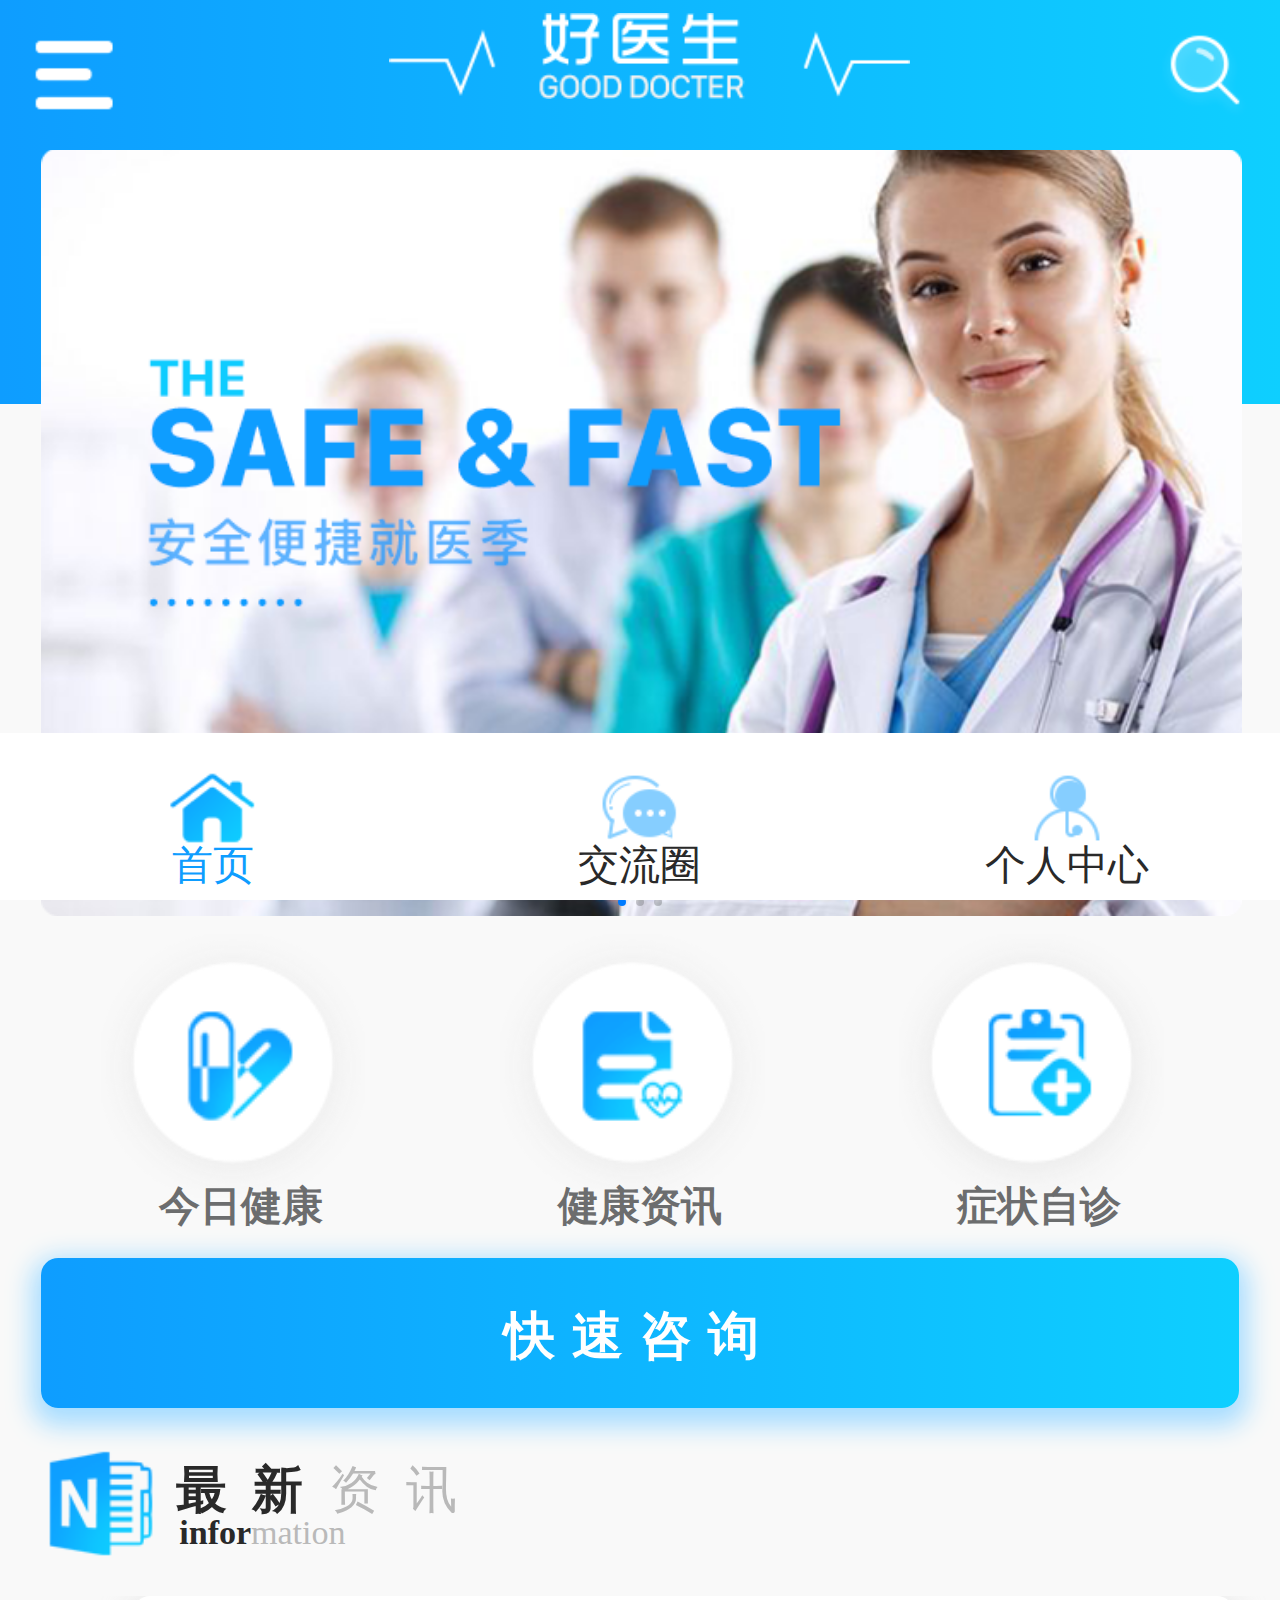
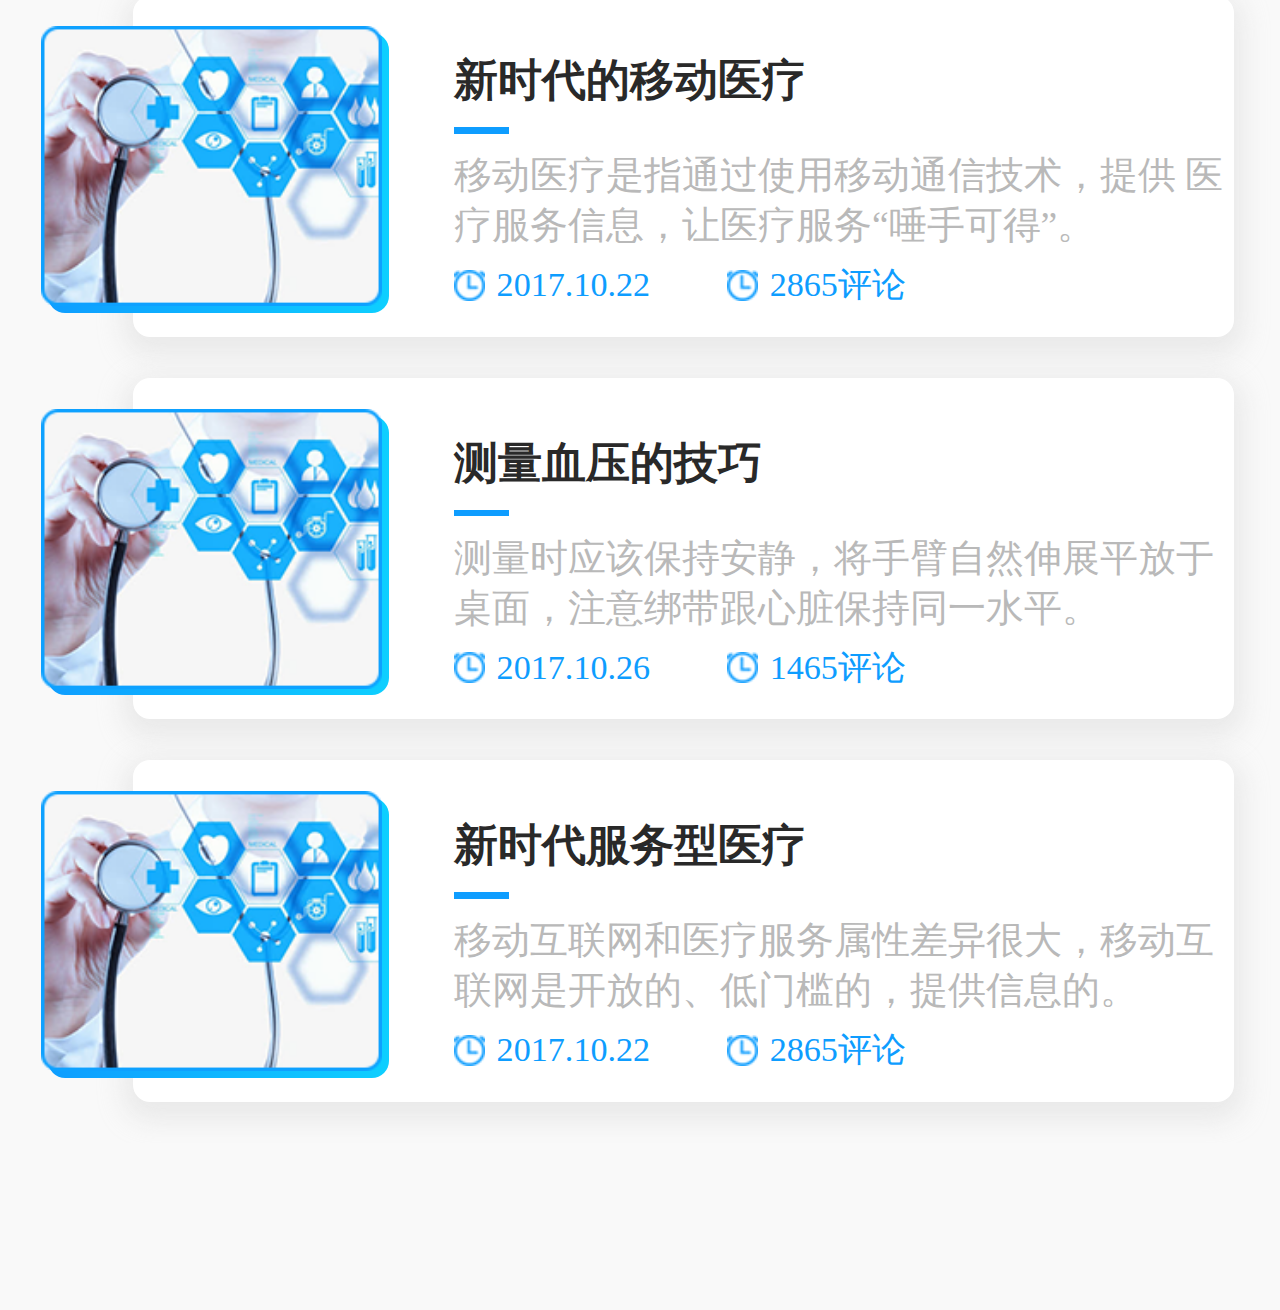
<file: index.html>
<!DOCTYPE html>
<html lang="en">
<head>
	<meta charset="UTF-8">
	<meta name="viewport" content="width=device-width,initial-scale=1.0,maximum-scale=1.0,user-scalable=0">
	<title>好医生首页</title>
	<link rel="stylesheet" href="https://at.alicdn.com/t/font_448104_jyqi8vfpxgu2qpvi.css">
	<link rel="stylesheet" href="css/swiper.css">
	<link rel="stylesheet" href="css/index.css">
	<script src="js/rem.js"></script>
	<script src="js/swiper-jquery.js"></script>
	<script src="js/swiper.js"></script>
</head>
<body>
	<div class="box">
		<!-- 顶部tab栏开始 -->
		<div class="toptab">
			<div class="position">
				<img src="img/home-icon-search-mianbaoxie@2x.png.png" alt="">
			</div>
			<div class="biaoti">
				<img src="img/home-icon-search-biaoti@2x.png.png" alt="">
			</div>
			<div class="sousuo">
				<img src="img/home-icon-search-magnifier@2x.png.png" alt="">
			</div>
			
		</div>
		<!-- 顶部tab栏结束 -->
		<!-- banner开始 -->
		<div class="banner">
			<div class="di">
				<div class="swiper-container banner1">
    				<div class="swiper-wrapper">
        				<div class="swiper-slide">
        					<a href="">
        						<img src="img/home-icon-search-banner@2x.png.png" alt="">
        					</a>
        				</div>
        				<div class="swiper-slide">
        					<a href="">
        						<img src="img/home-icon-search-banner@2x.png.png" alt="">
        					</a>
        				</div>
        				<div class="swiper-slide">
        					<a href="">
        						<img src="img/home-icon-search-banner@2x.png.png" alt="">
        					</a>
        				</div>
   					</div>
    				<!-- 如果需要分页器 -->
    				<div class="swiper-pagination"></div>
				</div>
			</div>
		</div>
			<!-- banner结束 -->
		<!-- 功能开始 -->
		<div class="gongneng">
			<div class="shang">
				<a href="">
					<div class="kuai">
						<img src="img/home-icon-search-jinrijiankang@2x.png.png" alt="">
						<div class="text">今日健康</div>
					</div>
				</a> 
				<a href="liebiao.html" target="blank">
					<div class="kuai">
						<img src="img/home-icon-search-jiankangzixun@2x.png.png" alt="">
						<div class="text">健康资讯</div>
					</div>
				</a>
				<a href="">
					<div class="kuai">
						<img src="img/home-icon-search-zhengzhuangzizhen@2x.png.png" alt="">
						<div class="text">症状自诊</div>
					</div>
				</a>
			</div>
			<a href="">
				<div class="xia">
					<div class="text">快速咨询</div>
				</div>
			</a>
		</div>
		<!-- 功能结束 -->
		<!-- 小标题开始 -->
		<div class="xiaobiaoti">
			<img src="img/home-icon-search-zuixinzixun@2x.png.png" alt="">
			<div class="text1">最</div>
			<div class="dot"></div>
			<div class="text1">新</div>
			<div class="dot"></div>
			<div class="text2">资</div>
			<div class="dot"></div>
			<div class="text2">讯</div>
			<span class="text">infor</span>
			<span class="text3">mation</span>

		</div>
		<!-- 小标题结束 -->
		<!-- 列表开始 -->
		<div class="liebiao">
			<div class="list">
				<a href="">
					<img src="img/home-icon-search-tu1@2x.png.png" alt="">
					<div class="touying"></div>
					<div class="you">
						<div class="ti">新时代的移动医疗</div>
						<div class="xian"></div>
						<div class="neirong">移动医疗是指通过使用移动通信技术，提供
医疗服务信息，让医疗服务“唾手可得”。</div>
						<div class="xia">
							<!-- <img src="img/home-icon-search-shijian@2x.png.png" alt=""> -->
							<div class="riqi">2017.10.22</div>
						</div>
						<div class="xia1">
							<!-- <img src="img/home-icon-search-pinglun@2x.png.png" alt=""> -->
							<div class="riqi">2865评论</div>
						</div>
					</div>
				</a>
			</div>
			<div class="list">
				<a href="">
					<img src="img/home-icon-search-tu1@2x.png.png" alt="">
					<div class="touying"></div>
					<div class="you">
						<div class="ti">测量血压的技巧</div>
						<div class="xian"></div>
						<div class="neirong">测量时应该保持安静，将手臂自然伸展平放于
桌面，注意绑带跟心脏保持同一水平。</div>
						<div class="xia">
							<!-- <img src="img/home-icon-search-shijian@2x.png.png" alt=""> -->
							<div class="riqi">2017.10.26</div>
						</div>
						<div class="xia1">
							<!-- <img src="img/home-icon-search-pinglun@2x.png.png" alt=""> -->
							<div class="riqi">1465评论</div>
						</div>
					</div>
				</a>
			</div>
			<div class="list">
				<a href="">
					<img src="img/home-icon-search-tu1@2x.png.png" alt="">
					<div class="touying"></div>
					<div class="you">
						<div class="ti">新时代服务型医疗</div>
						<div class="xian"></div>
						<div class="neirong">移动互联网和医疗服务属性差异很大，移动互联网是开放的、低门槛的，提供信息的。</div>
						<div class="xia">
							<!-- <img src="img/home-icon-search-shijian@2x.png.png" alt=""> -->
							<div class="riqi">2017.10.22</div>
						</div>
						<div class="xia1">
							<!-- <img src="img/home-icon-search-pinglun@2x.png.png" alt=""> -->
							<div class="riqi">2865评论</div>
						</div>
					</div>
				</a>
			</div>
		</div>
		<!-- 列表结束 -->
		<!-- 底部tab栏开始 -->
		<div class="tab">
			<a href="index.html">
				<div class="di">
					<img src="img/home-icon-search-shouye@2x.png.png" alt="">
					<div class="text1">首页</div>
				</div>
			</a>
			<a href="">
				<div class="di">
					<img src="img/home-icon-search-xiaoxi@2x.png.png" alt="">
					<div class="text2">交流圈</div>
				</div>
			</a>
			<a href="gerenzhongxin.html">
				<div class="di">
					<img src="img/home-icon-search-gerenzhongxin@2x.png.png" alt="">
					<div class="text3">个人中心</div>
				</div>
			</a>
		</div>
		<!-- 底部tab栏结束 -->
	</div>
<script>        
  var mySwiper = new Swiper ('.swiper-container', {
    // direction: 'vertical',
    loop: true,
    
    // 如果需要分页器
    // pagination: {
    //   el: '.swiper-pagination',
    // },
    pagination:'.swiper-pagination',
    // // 如果需要前进后退按钮
    // navigation: {
    //   nextEl: '.swiper-button-next',
    //   prevEl: '.swiper-button-prev',
    // },
    
    // // 如果需要滚动条
    // scrollbar: {
    //   el: '.swiper-scrollbar',
    // },
  })        
  </script>
</body>
</html>
</file>
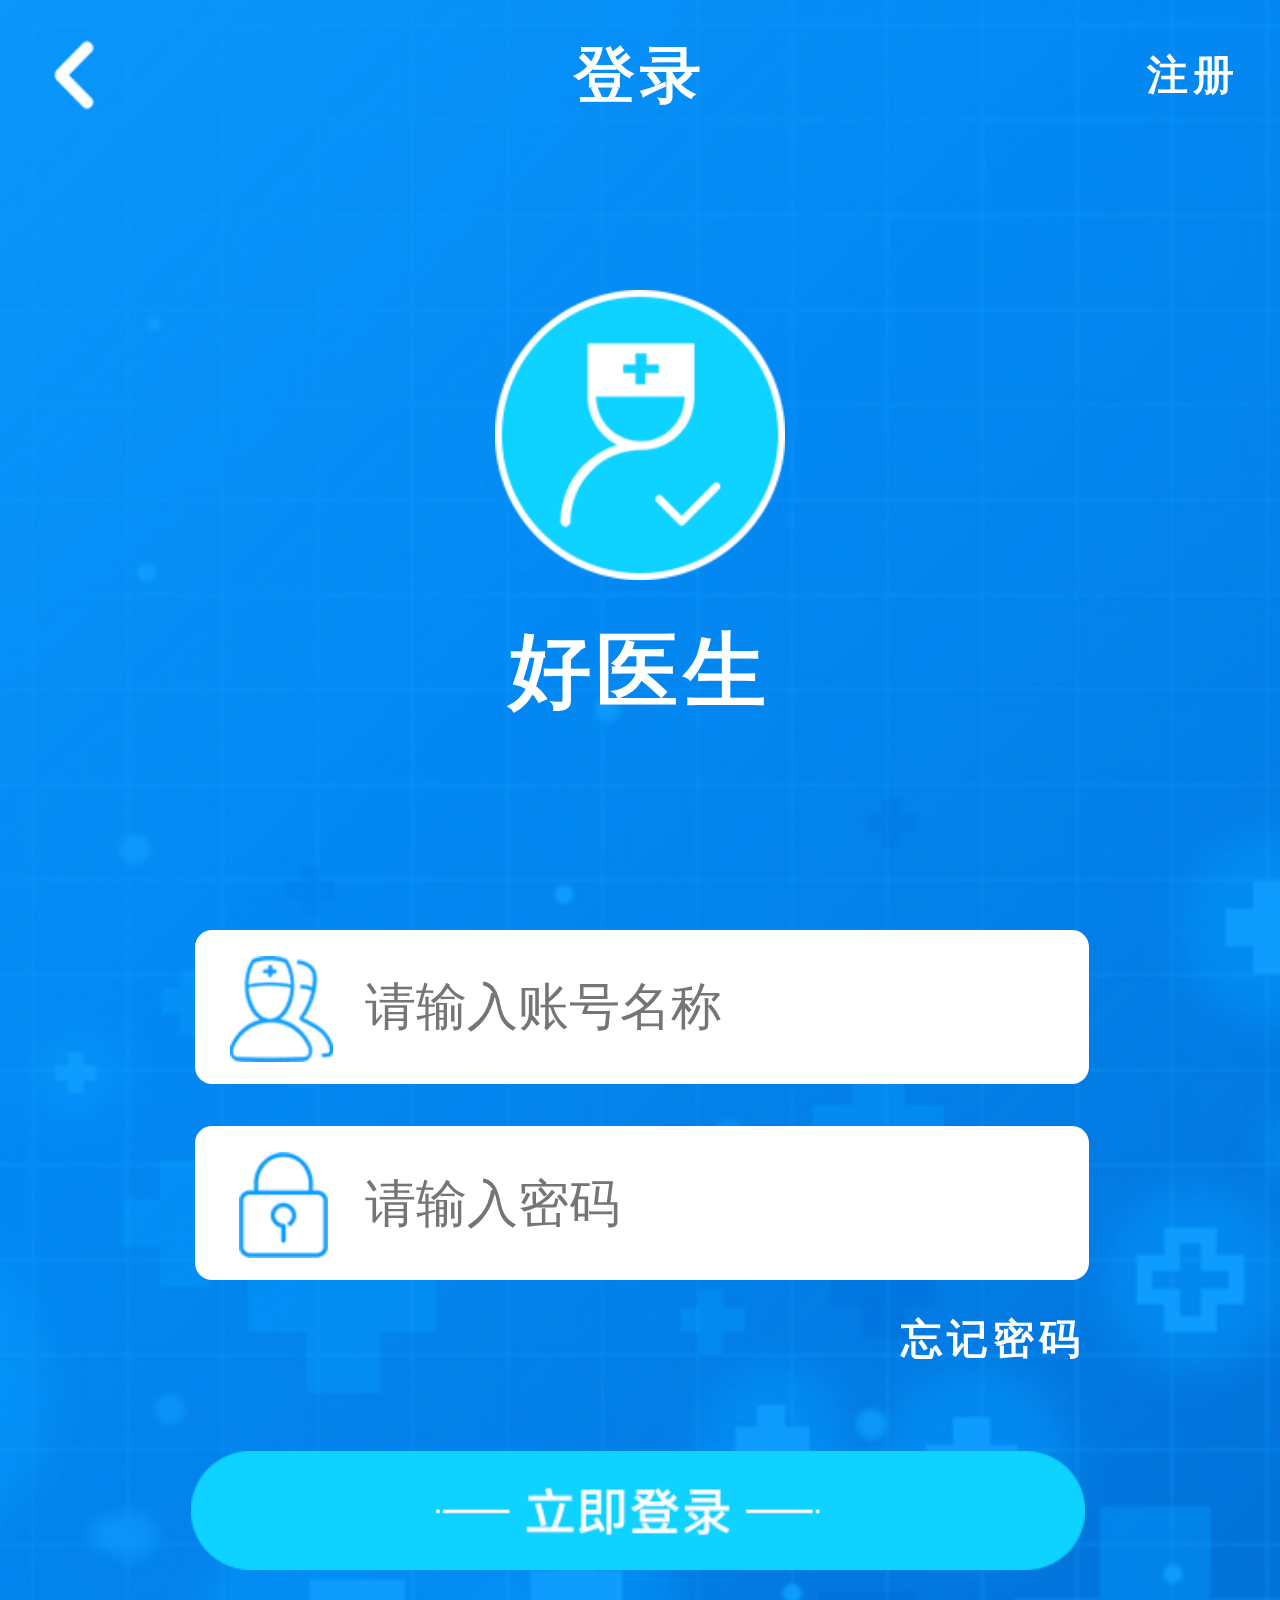
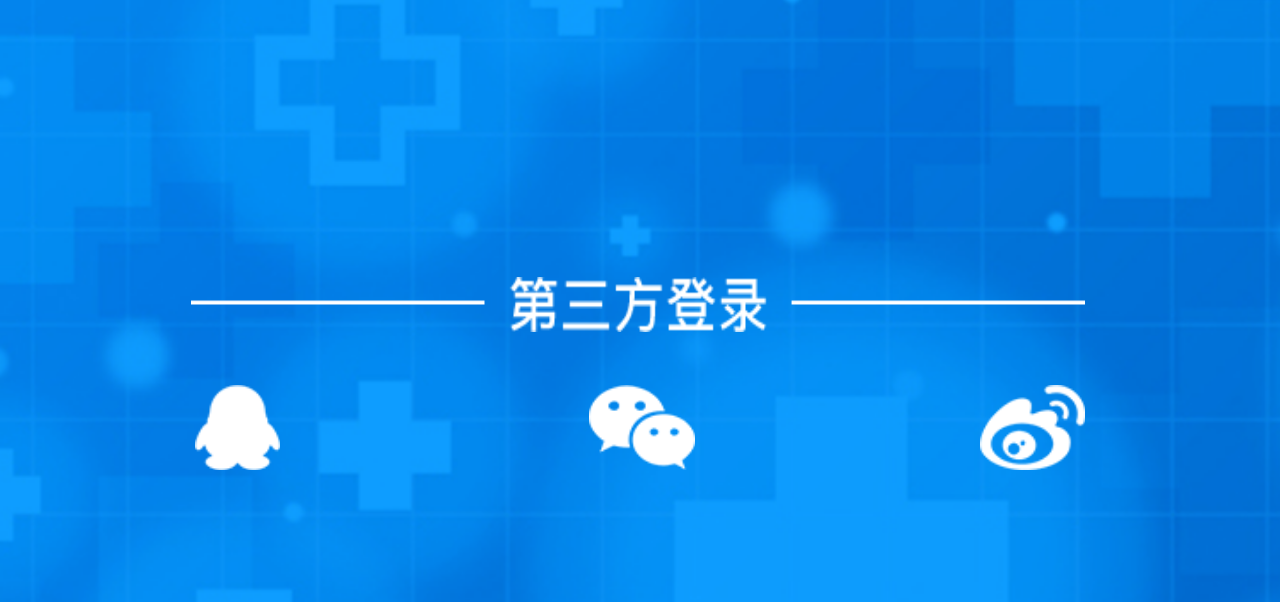
<file: denglu.html>
<!DOCTYPE html>
<html lang="en">
<head>
	<meta charset="UTF-8">
	<meta name="viewport" content="width=device-width,initial-scale=1.0,maximum-scale=1.0,user-scalable=0">
	<title>登录</title>
	<link rel="stylesheet" href="css/denglu.css">
	<script src="js/rem.js"></script>
</head>
<body>
	<div class="box">
		<div class="toptab">
			<a href="">
				<img src="img/home-icon-search-fanhui@2x.png.png" alt="">
			</a>
			<div class="denglu">登录</div>
			<a href="zhuce.html"><div class="zhuce">注册</div></a>
		</div>
		<img src="img/biaozhi@2x.png" alt="" class="biaozhi">
		<div class="mingcheng">好医生</div>
		<div class="zhanghao">
				<input type="text" class="zhanghaokuang" placeholder="请输入账号名称">
				<img src="img/yisheng@2x.png" alt="" class="yisheng">
		</div>
		<div class="mima1">
				<input type="password" class="mimakuang" placeholder="请输入密码">
				<img src="img/mima@2x.png" alt="" class="mima">
		</div>
		<div class="wangji">忘记密码</div>
		<a href="index.html">
			<img src="img/lijidenglu@2x.png" alt="" class="liji">
		</a>
		<img src="img/disanfang@2x.png" alt="" class="disanfang">
		<a href="">
			<img src="img/q@2x.png" alt="" class="qq">
		</a>
		<a href="">
			<img src="img/wei@2x.png" alt="" class="wei">
		</a>
		<a href="">
			<img src="img/bo@2x.png" alt="" class="bo">
		</a>
		<div class="ditu">
			<img src="img/dengluditu@2x.png" alt="" class="ditu">
		</div>

	</div>
</body>
</html>
</file>
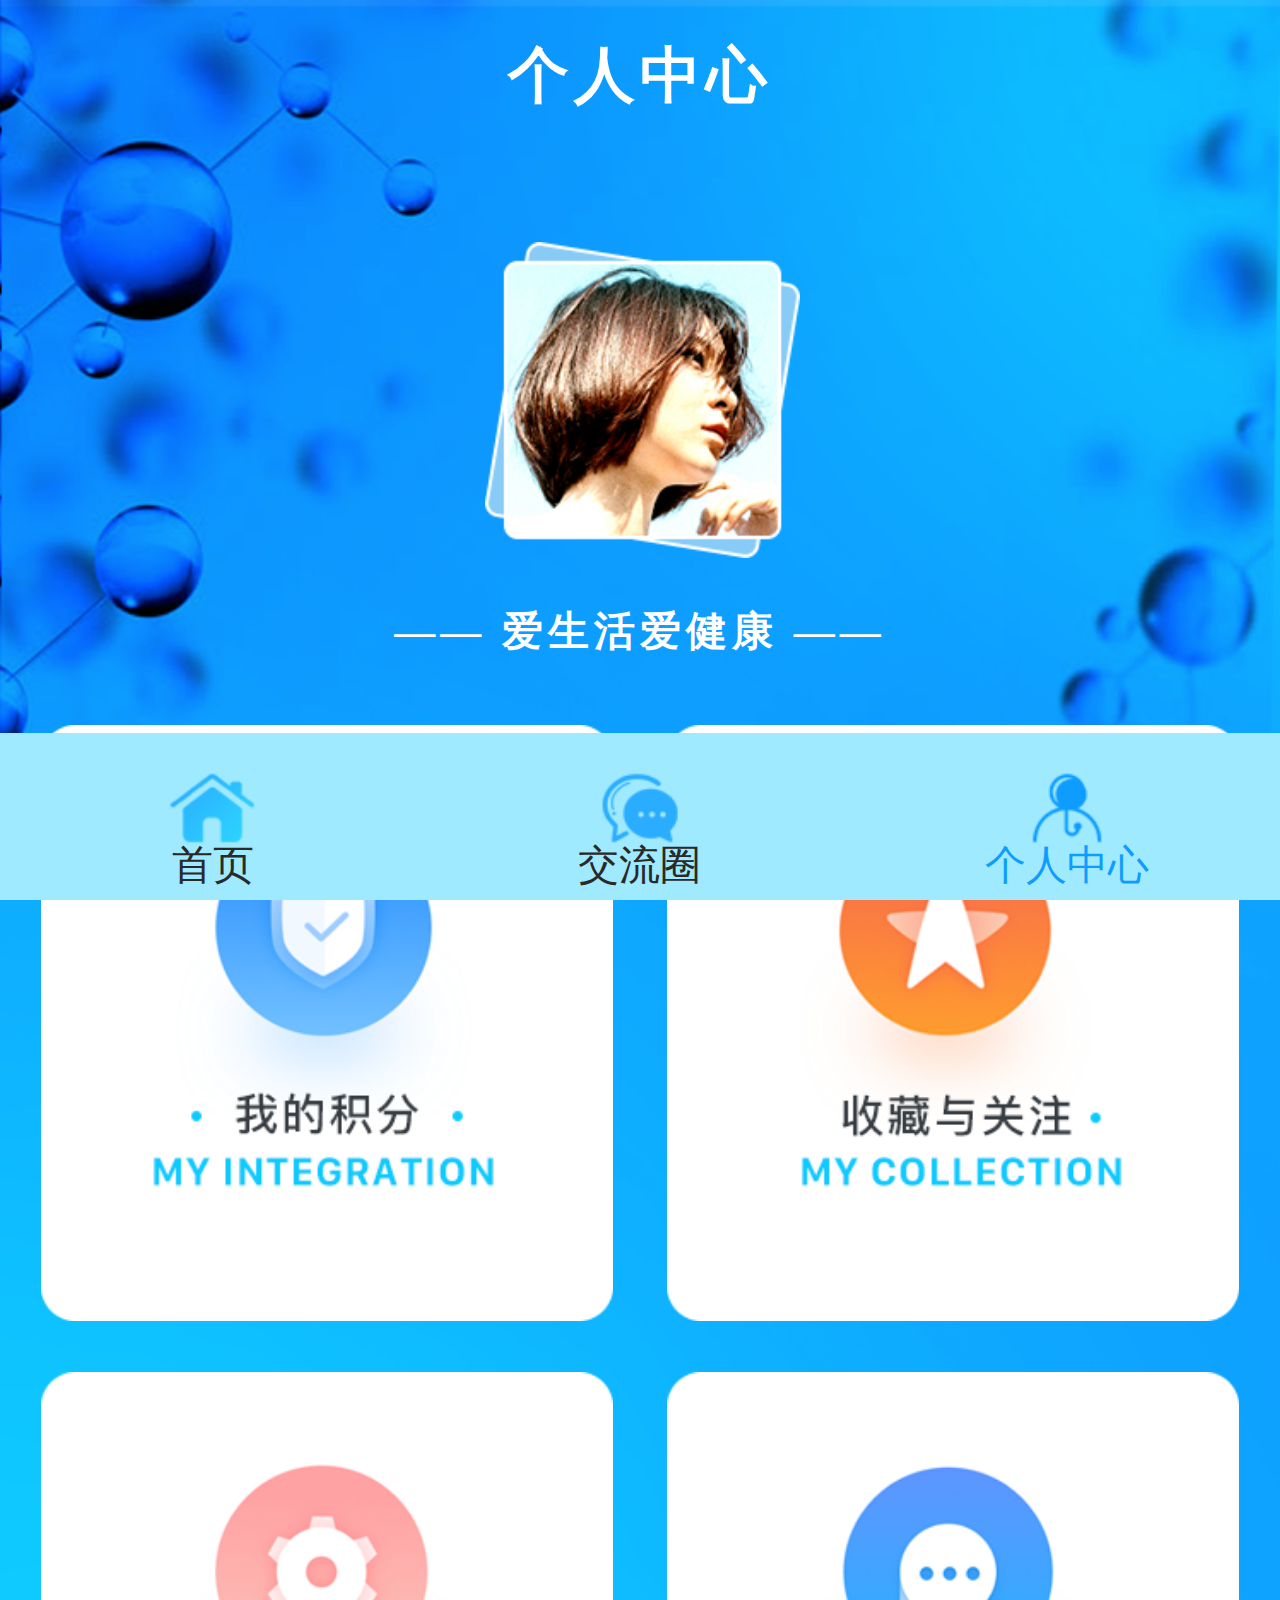
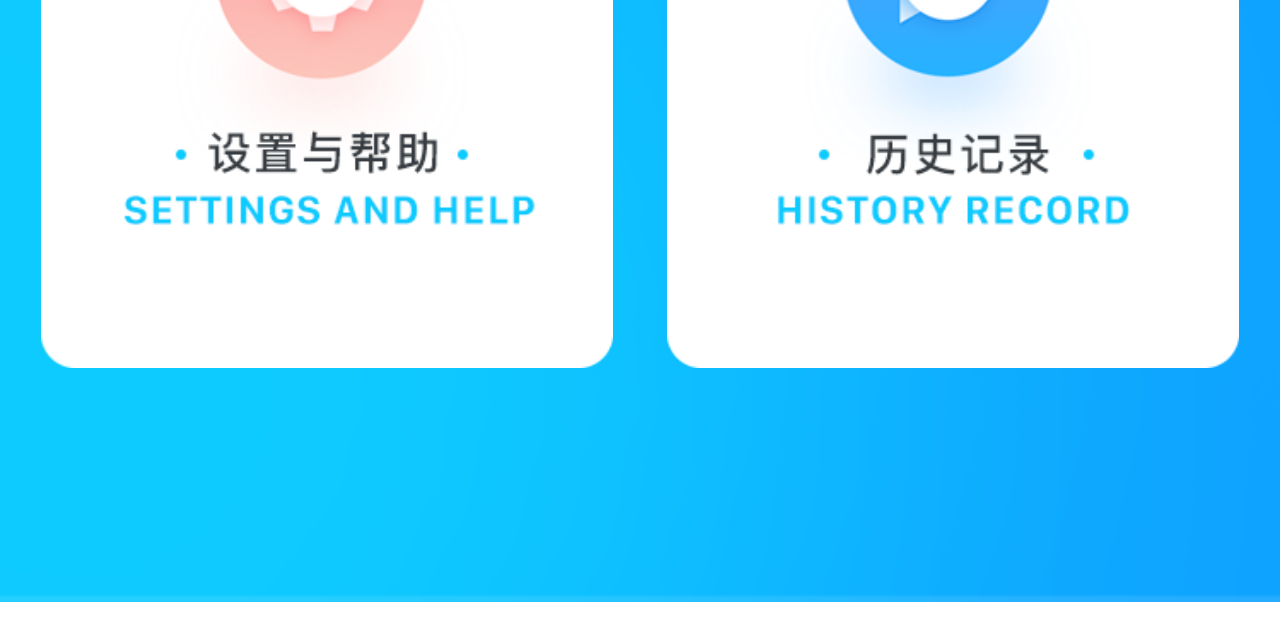
<file: gerenzhongxin.html>
<!DOCTYPE html>
<html lang="en">
<head>
	<meta charset="UTF-8">
	<meta name="viewport" content="width=device-width,initial-scale=1.0,maximum-scale=1.0,user-scalable=0">
	<title>个人中心</title>
	<link rel="stylesheet" href="css/gerenzhongxin.css">
	<script src="js/rem.js"></script>
</head>
<body>
	<div class="box">
		<div class="toptab">
			<div class="denglu">个人中心</div>
		</div>
		<div>
			<img src="img/gerenditu@2x.png" alt="" class="ditu">
		</div>
		<img src="img/touxiang@2x.png" alt="" class="touxiang">
		<div class="ming">—— 爱生活爱健康 ——</div>
		<div class="kuai">
			<a href="">
				<img src="img/Myintegration@2x.png" alt="" class="jifen">
			</a>
			<a href="">
				<img src="img/MYCollection@2x.png" alt="" class="jifen2">
			</a>
			<a href="">
				<img src="img/Settingsandhelp@2x.png" alt="" class="jifen">
			</a>
			<a href="">
				<img src="img/historyrecord@2x.png" alt="" class="jifen4">
			</a>
		</div>
		<!-- 底部tab栏开始 -->
		<div class="tab">
			<a href="index.html">
				<div class="di">
					<img src="img/shou@2x.png" alt="">
					<div class="text1">首页</div>
				</div>
			</a>
			<a href="">
				<div class="di">
					<img src="img/xiao@2x.png" alt="">
					<div class="text2">交流圈</div>
				</div>
			</a>
			<a href="gerenzhongxin.html">
				<div class="di">
					<img src="img/yi@2x.png" alt="">
					<div class="text3">个人中心</div>
				</div>
			</a>
		</div>
		<!-- 底部tab栏结束 -->
	</div>
</body>
</html>
</file>
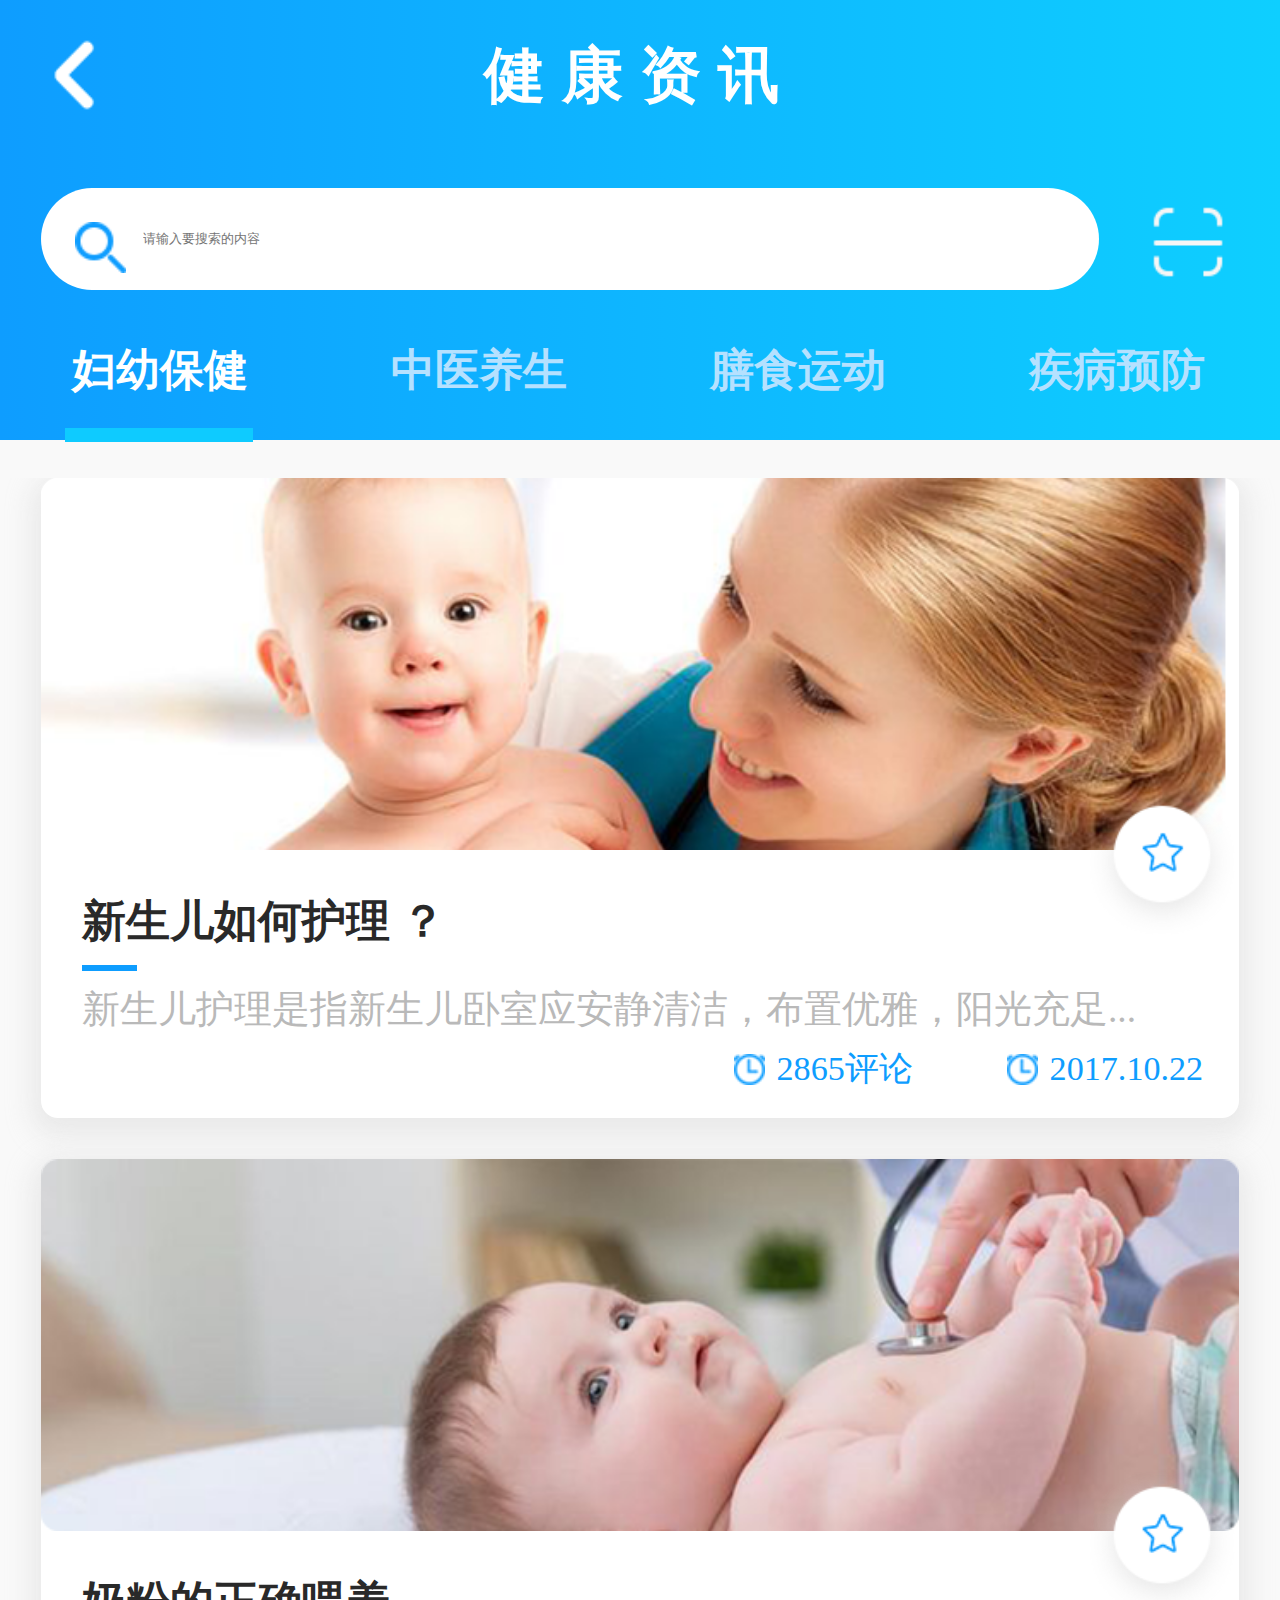
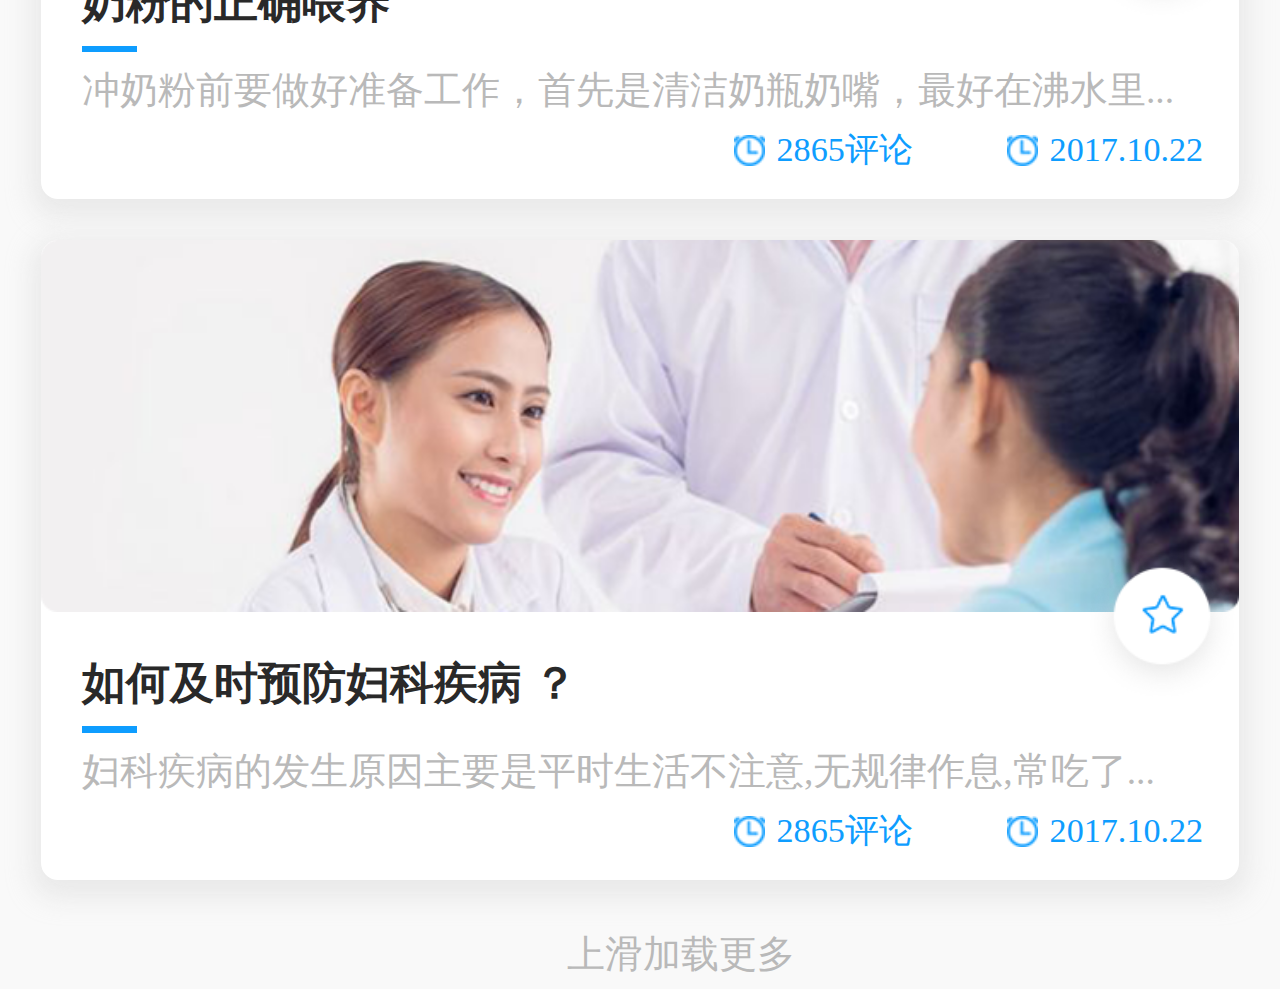
<file: liebiao.html>
<!DOCTYPE html>
<html lang="en">
<head>
	<meta charset="UTF-8">
	<meta name="viewport" content="width=device-width,initial-scale=1.0,maximum-scale=1.0,user-scalable=0">
	<title>列表页</title>
	<link rel="stylesheet" href="https://at.alicdn.com/t/font_448104_jyqi8vfpxgu2qpvi.css">
	<link rel="stylesheet" href="css/liebiao.css">
	<script src="js/rem.js"></script>
</head>
<body>
	<div class="box">
		<!-- 顶部tab栏开始 -->
		<div class="toptab">
			<a href="index.html">
				<img src="img/home-icon-search-fanhui@2x.png.png" alt="">
			</a>
			<div class="biaoti">健康资讯</div>
	
		</div>
		<!-- 顶部tab栏结束 -->
		<!-- 搜素栏开始 -->
		<div class="sousuo">
			<div class="shang">
				<input type="text" class="sousuokuang" placeholder="请输入要搜索的内容">
				<img src="img/sousuo@2x.png" alt="" class="sou">
				<img src="img/saoyisao@2x.png" alt="" class="sao">
			</div>
			<div class="xia">
				<div class="kuai">
					<div class="text text1">妇幼保健</div>
					<div class="xuan"></div>
				</div>
				<div class="kuai">
					<div class="text">中医养生</div>
				</div>
				<div class="kuai">
					<div class="text">膳食运动</div>
				</div>
				<div class="kuai">
					<div class="text">疾病预防</div>
				</div>
			</div>
		</div>
		<!-- 搜索栏结束 -->
		<!-- 列表栏开始 -->
		<div class="liebiao">
			<a href="xiangqing.html">
				<div class="list">
					<div class="shang">
						<img src="img/liebiao1@2x.png" alt="">
					</div>
					<div class="xia">
						<a href="">
							<div class="ti">新生儿如何护理 ？</div>
							<div class="xian"></div>
							<div class="neirong">新生儿护理是指新生儿卧室应安静清洁，布置优雅，阳光充足...</div>
							<div class="pinglun">
								<div class="riqi">2017.10.22</div>
							</div>
							<div class="pinglun1">
								<div class="riqi">2865评论</div>
							</div>
						</a>
					</div>
					<img src="img/shoucang@2x.png" alt="" class="shoucang">
				</div>
			</a>
			<a href="">
				<div class="list">
					<div class="shang">
						<img src="img/liebiao2@2x.png" alt="">
					</div>
					<div class="xia">
						<a href="">
							<div class="ti">奶粉的正确喂养</div>
							<div class="xian"></div>
							<div class="neirong">冲奶粉前要做好准备工作，首先是清洁奶瓶奶嘴，最好在沸水里...</div>
							<div class="pinglun">
								<div class="riqi">2017.10.22</div>
							</div>
							<div class="pinglun1">
								<div class="riqi">2865评论</div>
							</div>
						</a>
					</div>
					<img src="img/shoucang@2x.png" alt="" class="shoucang">
				</div>
			</a>
			<a href="">
				<div class="list">
					<div class="shang">
						<img src="img/liebiao3@2x.png" alt="">
					</div>
					<div class="xia">
						<a href="">
							<div class="ti">如何及时预防妇科疾病 ？</div>
							<div class="xian"></div>
							<div class="neirong">妇科疾病的发生原因主要是平时生活不注意,无规律作息,常吃了...</div>
							<div class="pinglun">
								<div class="riqi">2017.10.22</div>
							</div>
							<div class="pinglun1">
								<div class="riqi">2865评论</div>
							</div>
						</a>
					</div>
					<img src="img/shoucang@2x.png" alt="" class="shoucang">
				</div>
			</a>
			<div class="jiazai">上滑加载更多</div>
		</div>
		<!-- 列表栏结束 -->
</file>
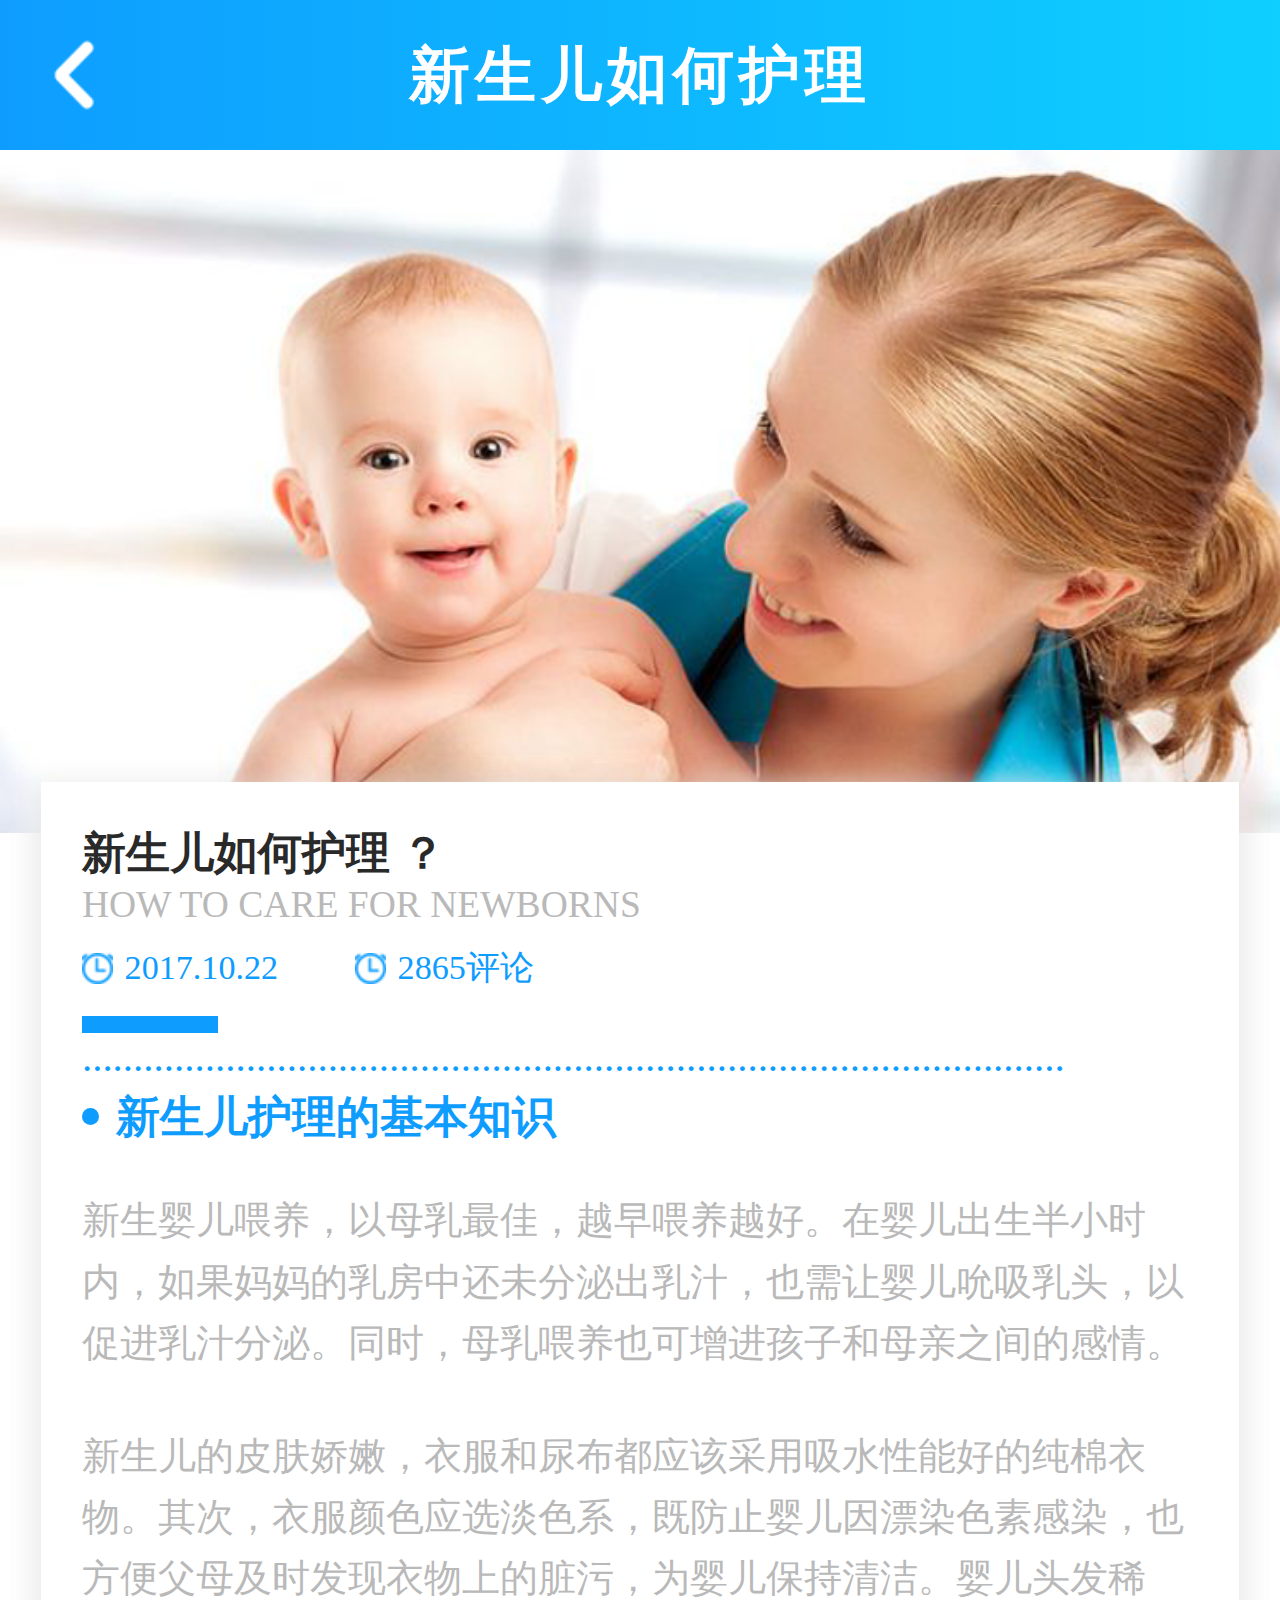
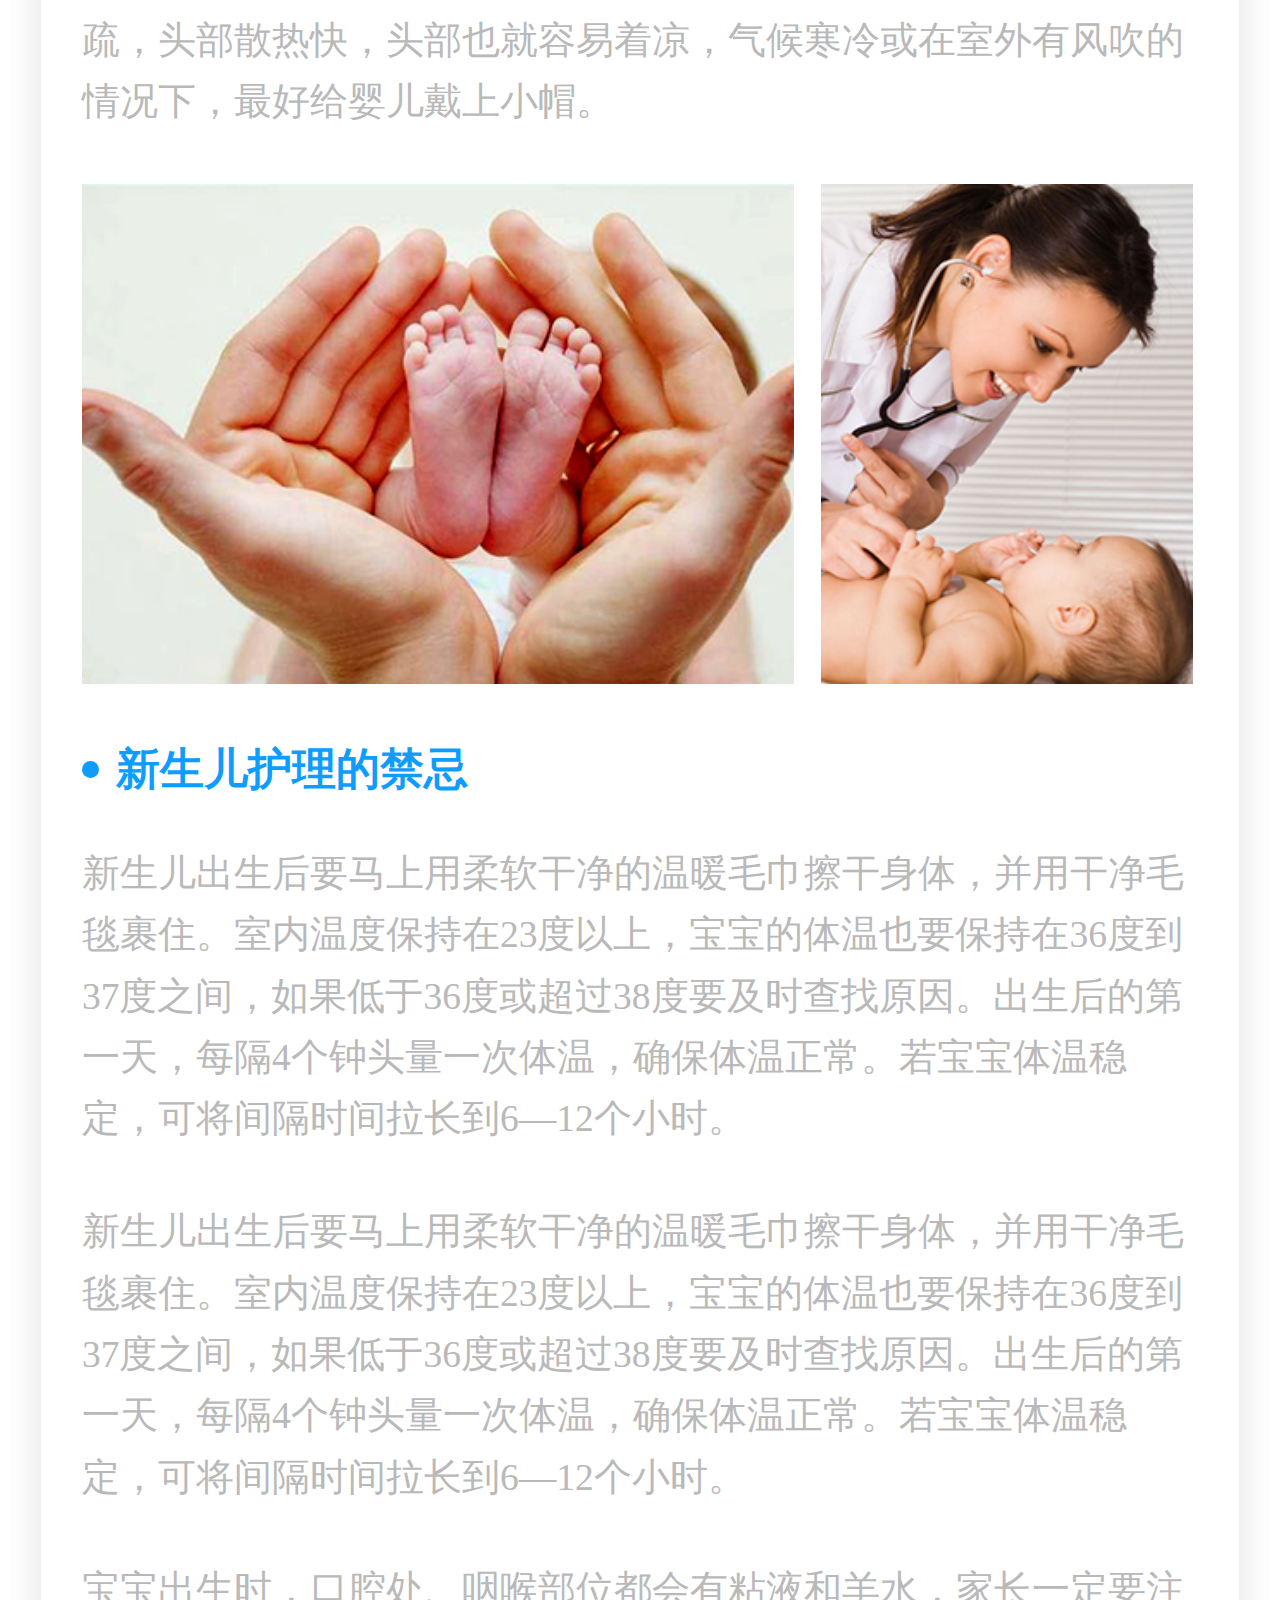
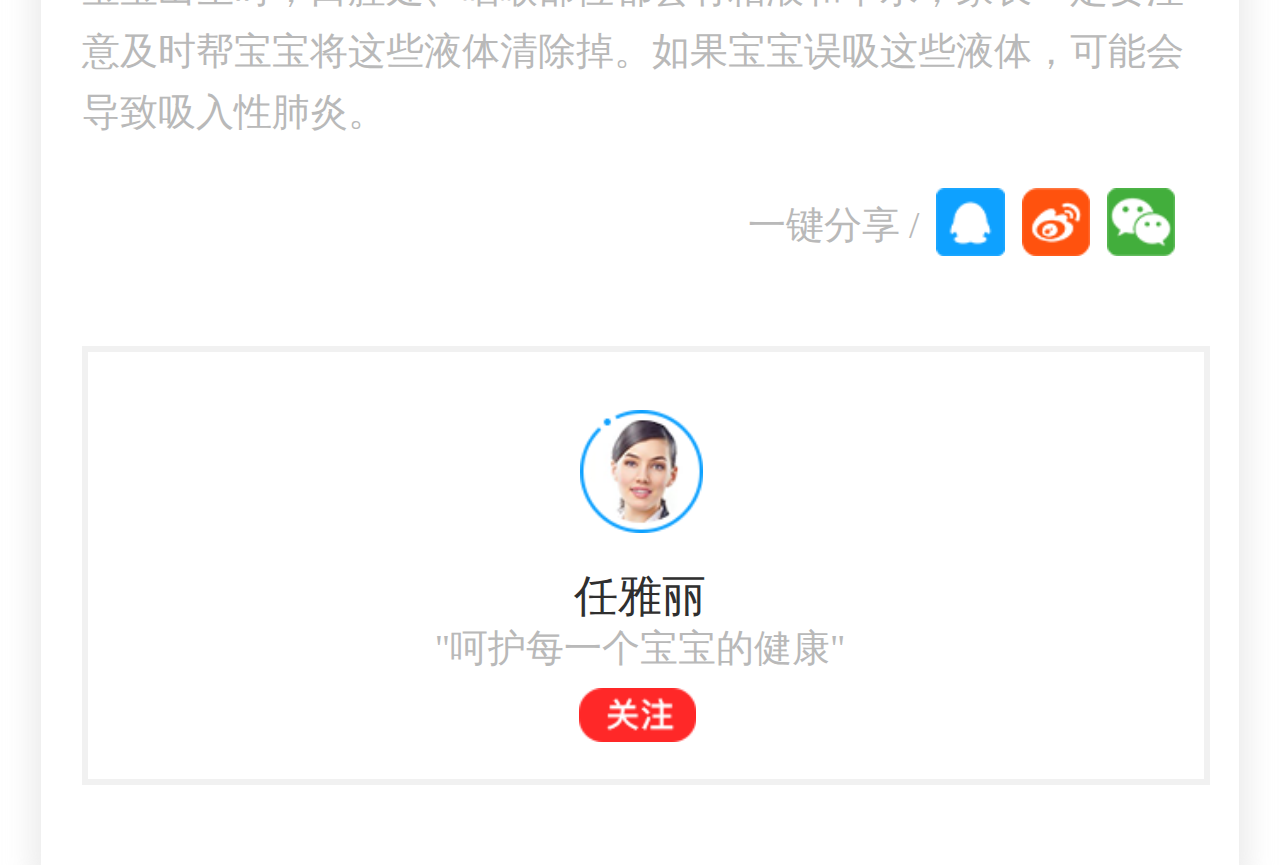
<file: xiangqing.html>
<!DOCTYPE html>
<html lang="en">
<head>
	<meta charset="UTF-8">
	<meta name="viewport" content="width=device-width,initial-scale=1.0,maximum-scale=1.0,user-scalable=0">
	<title>文章详情页</title>
	<link rel="stylesheet" href="https://at.alicdn.com/t/font_448104_jyqi8vfpxgu2qpvi.css">
	<link rel="stylesheet" href="css/xiangqing.css">
	<script src="js/rem.js"></script>
</head>
<body>
	<div class="box">
		<!-- 顶部tab栏开始 -->
		<div class="toptab">
			<a href="liebiao.html">
				<img src="img/home-icon-search-fanhui@2x.png.png" alt="">
			</a>
			<div class="biaoti">新生儿如何护理</div>
	
		</div>
		<!-- 顶部tab栏结束 -->
		<!-- 图片开始 -->
		<div class="tu">
			<img src="img/tu@2x.png" alt="">
		</div>
		<!-- 图片结束 -->
		<!-- 详情开始 -->
		<div class="xiangqing">
			<div class="ti">新生儿如何护理 ？</div>
			<div class="yingwen">HOW TO CARE FOR NEWBORNS</div>
			<div class="pinglun">
				<div class="riqi">2017.10.22</div>
			</div>
			<div class="pinglun1">
				<div class="riqi">2865评论</div>
			</div>
			<!-- <div class="xian"></div> -->
			<div class="xuxian">
				<div class="kuai"></div>
				<div class="xian">................................................................................................</div>
			</div>
			<div class="xiaobiaoti">
				<div class="dot"></div>
				<div class="xiao">新生儿护理的基本知识</div>
			</div>
			<div class="zhengwen">新生婴儿喂养，以母乳最佳，越早喂养越好。在婴儿出生半小时内，如果妈妈的乳房中还未分泌出乳汁，也需让婴儿吮吸乳头，以促进乳汁分泌。同时，母乳喂养也可增进孩子和母亲之间的感情。</div>
			<div class="zhengwen">新生儿的皮肤娇嫩，衣服和尿布都应该采用吸水性能好的纯棉衣物。其次，衣服颜色应选淡色系，既防止婴儿因漂染色素感染，也方便父母及时发现衣物上的脏污，为婴儿保持清洁。婴儿头发稀疏，头部散热快，头部也就容易着凉，气候寒冷或在室外有风吹的情况下，最好给婴儿戴上小帽。</div>
			<div><img src="img/tu1@2x.png" alt="" class="tu1"></div>
			<div><img src="img/tu2@2x.png" alt="" class="tu2"></div>
			<div class="xiaobiaoti2">
				<div class="dot"></div>
				<div class="xiao">新生儿护理的禁忌</div>
			</div>
			<div class="zheng2">新生儿出生后要马上用柔软干净的温暖毛巾擦干身体，并用干净毛毯裹住。室内温度保持在23度以上，宝宝的体温也要保持在36度到37度之间，如果低于36度或超过38度要及时查找原因。出生后的第一天，每隔4个钟头量一次体温，确保体温正常。若宝宝体温稳定，可将间隔时间拉长到6—12个小时。</div>
			<div class="zheng2">新生儿出生后要马上用柔软干净的温暖毛巾擦干身体，并用干净毛毯裹住。室内温度保持在23度以上，宝宝的体温也要保持在36度到37度之间，如果低于36度或超过38度要及时查找原因。出生后的第一天，每隔4个钟头量一次体温，确保体温正常。若宝宝体温稳定，可将间隔时间拉长到6—12个小时。</div>
			<div class="zheng2">宝宝出生时，口腔处、咽喉部位都会有粘液和羊水，家长一定要注意及时帮宝宝将这些液体清除掉。如果宝宝误吸这些液体，可能会导致吸入性肺炎。</div>
			<div>
				<div class="fenxiang">一键分享 /</div>
				<a href="">
					<img src="img/qq@2x .png" alt="" class="tu3">
				</a>
				<a href="">
					<img src="img/weibo@2x .png" alt="" class="tu3">
				</a>
				<a href="">
					<img src="img/weixin@2x .png" alt="" class="tu3">
				</a>
			</div>
			<div><img src="img/tu4@2x.png" alt="" class="tu4"></div>
			<div class="ming">任雅丽</div>
			<div class="miaoshu">"呵护每一个宝宝的健康"</div>
			<a href=""><img src="img/tu5@2x.png" alt="" class="guanzhu"></a>
			<div class="kuang"></div>
		</div>
		<!-- 详情结束 -->
</file>
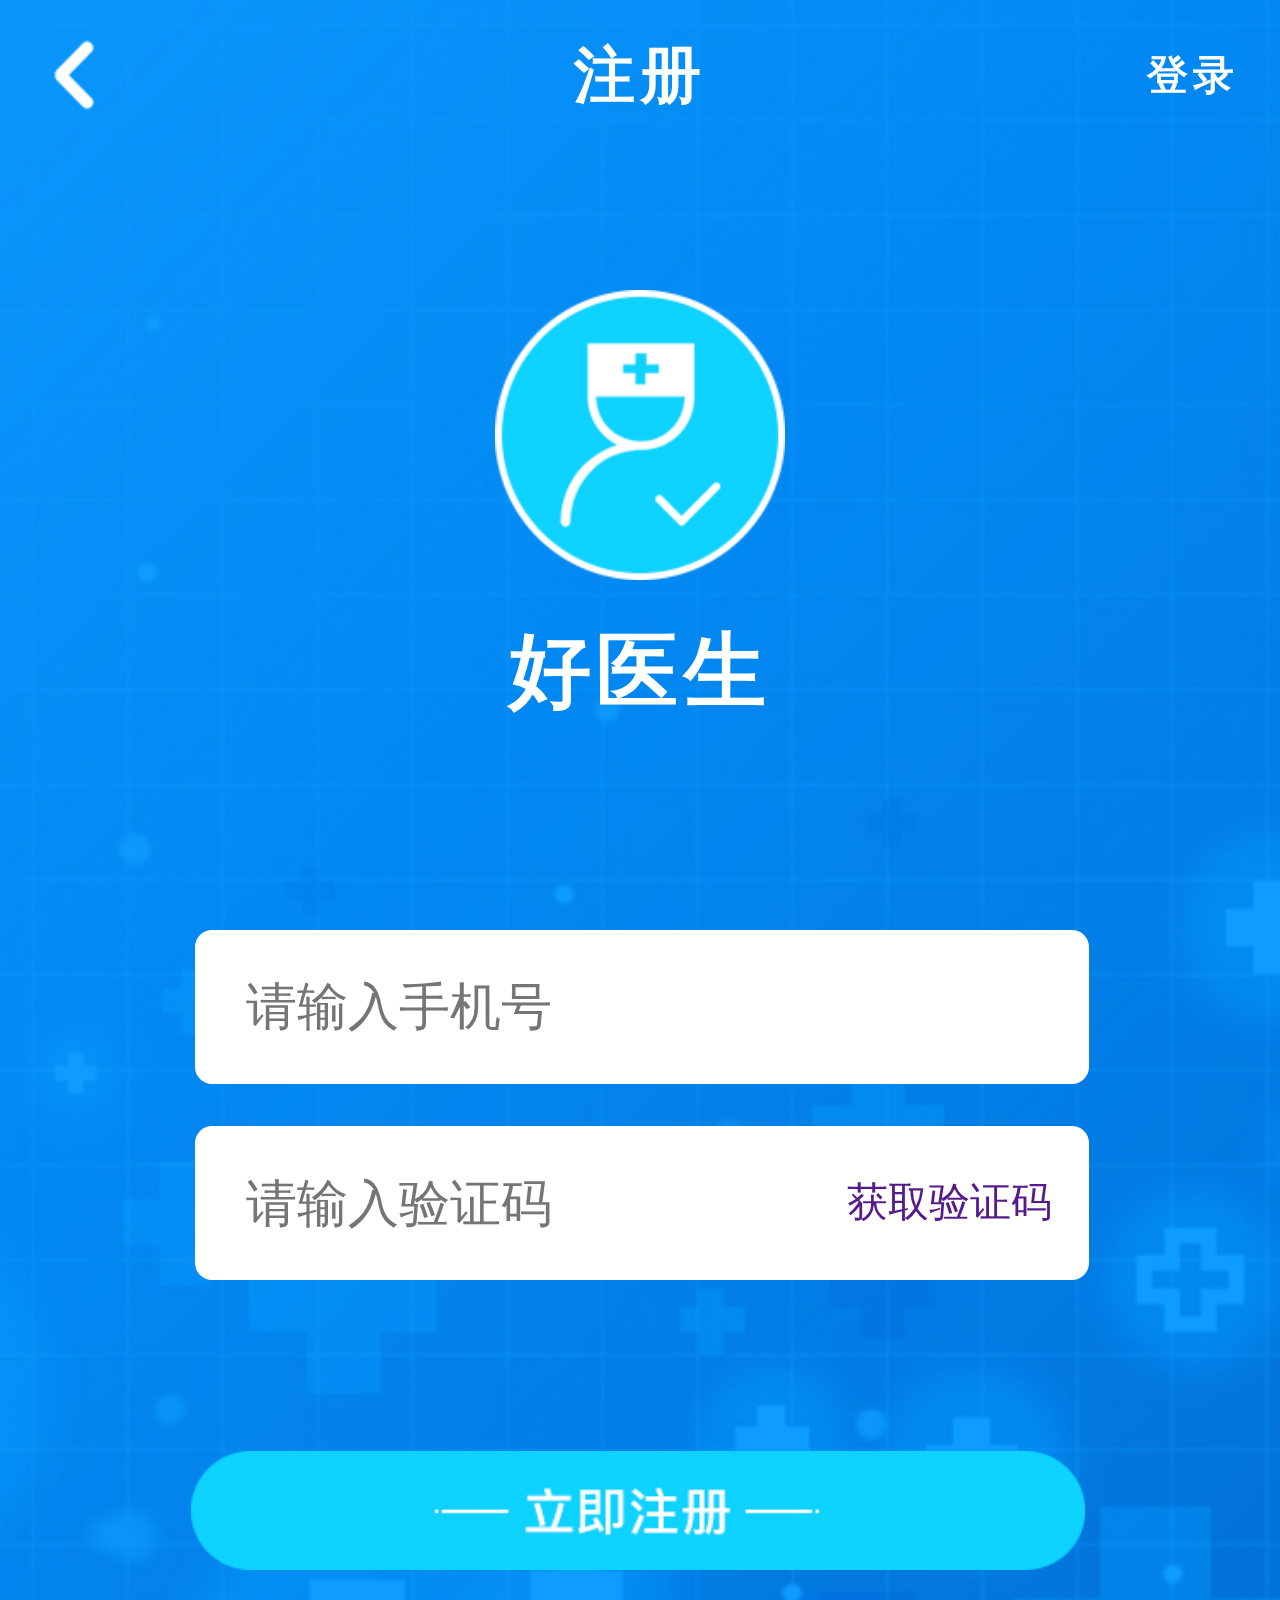
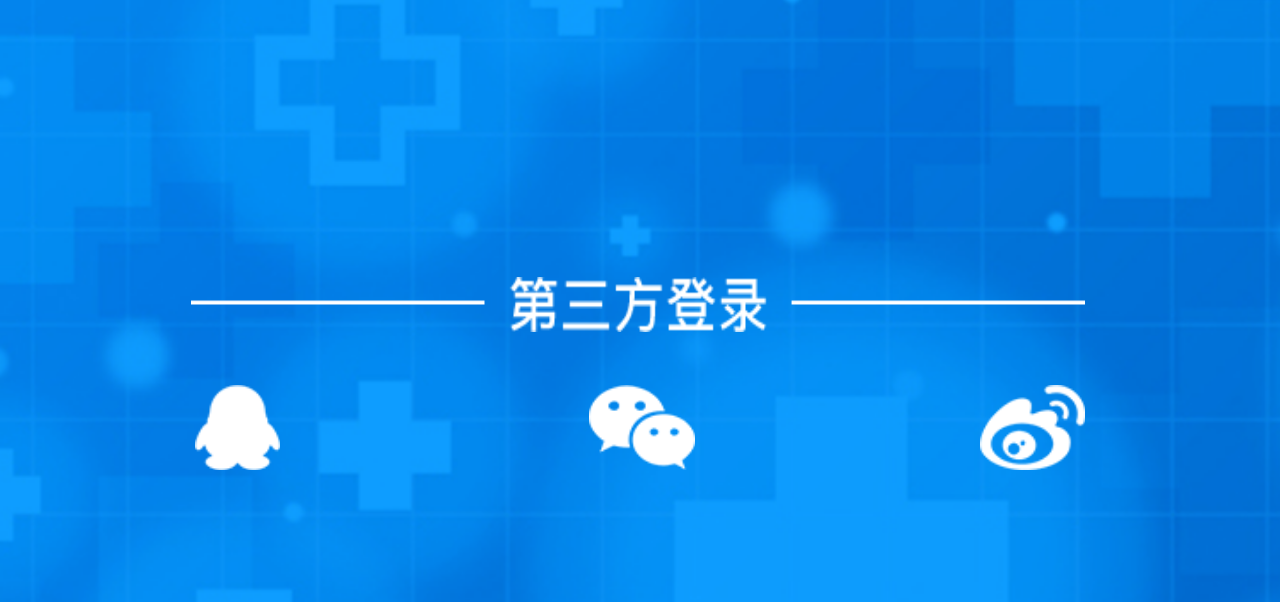
<file: zhuce.html>
<!DOCTYPE html>
<html lang="en">
<head>
	<meta charset="UTF-8">
	<meta name="viewport" content="width=device-width,initial-scale=1.0,maximum-scale=1.0,user-scalable=0">
	<title>注册</title>
	<link rel="stylesheet" href="css/zhuce.css">
	<script src="js/rem.js"></script>
</head>
<body>
	<div class="box">
		<div class="toptab">
			<a href="denglu.html">
				<img src="img/home-icon-search-fanhui@2x.png.png" alt="">
			</a>
			<div class="zhuce">注册</div>
			<a href="denglu.html"><div class="denglu">登录</div></a>
		</div>
		<img src="img/biaozhi@2x.png" alt="" class="biaozhi">
		<div class="mingcheng">好医生</div>
		<div class="zhanghao">
				<input type="text" class="zhanghaokuang" placeholder="请输入手机号">
		</div>
		<div class="mima1">
				<input type="password" class="mimakuang" placeholder="请输入验证码">
				<a href="">
					<div class="yanzhengma">获取验证码</div>
				</a>
		</div>
		<a href="index.html">
			<img src="img/lijizhuce@2x.png" alt="" class="liji">
		</a>
		<img src="img/disanfang@2x.png" alt="" class="disanfang">
		<a href="">
			<img src="img/q@2x.png" alt="" class="qq">
		</a>
		<a href="">
			<img src="img/wei@2x.png" alt="" class="wei">
		</a>
		<a href="">
			<img src="img/bo@2x.png" alt="" class="bo">
		</a>
		<div class="ditu">
			<img src="img/dengluditu@2x.png" alt="" class="ditu">
		</div>

	</div>
</body>
</html>
</file>
<file: css/index.css>
*{
	padding: 0;
	margin: 0;
	list-style: none;
}
a{
	text-decoration:none; 
}
.box{
	width: 7.5rem;
	overflow: hidden;
	background: #f9f9f9;
}
/* 选择页面中的input的placeholder属性 */
/* ::-webkit-input-placeholder{
	color : red;
} */
.box .toptab{
	width: 100%;
	height: 0.88rem;
	background: -webkit-linear-gradient(left,#0e9dff,#0ecfff);
	/* 固定定位，相对于窗口定位 */
	position: fixed;
	top: 0;
	left: 0;
	z-index: 4;
}
.box .toptab .position{
	width: 1.3rem;
	height: 0.88rem;
	float: left;
	/* background: red; */
}
.box .toptab .position img{
	width: 0.88rem;
	height:0.88rem;
	margin-bottom: 0.2rem;
}
.box .toptab .biaoti{
	width: 4.9rem;
	height: 0.88rem;
	float: left;
	/* background: yellow; */
}
.box .toptab .biaoti img{
	width: 3.05rem;
	height:0.5rem;
	margin-bottom:0.33rem;
	margin-left: 0.98rem;
}
.box .toptab .sousuo{
	width: 1.3rem;
	height: 0.88rem;
	float: left;
	/* background: pink; */
}
.box .toptab .sousuo img{
	width: 0.88rem;
	height:0.88rem;
	float: right;
}
.box .banner{
	width: 7.5rem;
	height: 4.5rem;
}
.box .banner .di{
	width: 7.5rem;
	height: 1.5rem;
	margin-top: 0.87rem;
	position: relative;
	background: -webkit-linear-gradient(left,#0e9dff,#0ecfff);
}
.box .banner img{
	width: 7.04rem;
	height: 4.5rem;
/* 	margin-top: -0.12rem;
	margin-left: 0.24rem; */
	position: relative;
	top: 0rem;
	left: 0.24rem;
	right: 0.24rem;
	z-index: 1;
}
.box .gongneng{
	width: 7.5rem;
	height: 2.88rem;
	/* background: red; */
	margin-top: 0rem;
	position: relative;
}
.box .gongneng .shang{
	width: 7.02rem;
	height: 2rem;
	margin-left: 0.24rem;
	/* background: yellow; */
}
.box .gongneng .xia{
	width: 7.02rem;
	height: 0.88rem;
	border-radius: 0.1rem;
	background: -webkit-linear-gradient(left,#0e9dff,#0ecfff);
	margin-left: 0.24rem;
	box-shadow: 0 0.05rem 0.15rem 0.05rem rgba(167, 221, 255, 1.0);
}
.box .gongneng .shang .kuai{
	width: 2.34rem;
	height: 2rem;
	/* margin-left: 0.24rem; */
	/* background: blue; */
	float: left;
}
.box .gongneng .shang .kuai img{
	width: 1.55rem;
	height: 1.55rem;
	margin: 0.1rem 0.35rem;
}
.box .gongneng .shang .kuai .text{
	font-size: 0.24rem;
	text-align: center;
	color: #6c6d6e;
	margin-bottom: 0.1rem;
	position: relative;
	top: -0.45rem;
	font-family: 苹方;
	font-weight: bold;
}
.box .gongneng .xia .text{
	font-size: 0.3rem;
	text-align: center;
	color: #fff;
	margin-bottom: 0.1rem;
	position: relative;
	top: 0.26rem;
	font-family: 苹方;
	font-weight: bold;
	letter-spacing: 0.1rem;
}
.box .xiaobiaoti{
	width: 7.5rem;
	height: 1.1rem;
	/* background: red; */
	position: relative;
}
.box .xiaobiaoti img{
	width: 0.88rem;
	height: 0.88rem;
	margin-top: 0.12rem;
	margin-left: 0.15rem;
	float: left;
}
.box .xiaobiaoti .text1{
	font-size: 0.3rem;
	font-family: 苹方;
	font-weight: bold;
	letter-spacing: 0.15rem;
	float: left;
	margin-top: 0.28rem;
	color: #292929;
}
.box .xiaobiaoti .text2{
	font-size: 0.3rem;
	font-family: San Francisco Display;
	letter-spacing: 0.15rem;
	float: left;
	margin-top: 0.28rem;
	color: #b9b9b9;
}
.box .xiaobiaoti .text{
	display: block;
	font-size: 0.2rem;
	font-family: San Francisco Display;
	font-weight: bold;
	float: left;
	margin-top: 0.4rem;
	margin-left: 0.05rem;
	color: #292929;
	position: absolute;
	top: 0.22rem;
	left: 1rem;
}
.box .xiaobiaoti .text3{
	display: block;
	font-size: 0.2rem;
	font-family: San Francisco Display;
	float: left;
	margin-top: 0.4rem;
	margin-left: 0.05rem;
	color: #b9b9b9;
	position: absolute;
	top: 0.22rem;
	left: 1.42rem;
}
.box .liebiao{
	width: 100%;
	height: auto;
	overflow: hidden;
	margin-bottom: 0.98rem;
	/* background: pink; */
}
.box .liebiao .list{
	width: 100%;
	height: 2rem;
	position: relative;
	margin-bottom: 0.24rem;
}
.box .liebiao .list img{
	width: 2rem;
	height: 1.64rem;
	position: absolute;
	top: 0.18rem;
	left: 0.24rem;
	z-index: 3;
}
.box .liebiao .list .touying{
	float: left;
	width: 2rem;
	height: 1.64rem;
	border-radius: 0.1rem;
	background: -webkit-linear-gradient(left,#0e9dff,#0ecfff);
	position: absolute;
	top: 0.22rem;
	left: 0.28rem;
	z-index: 2;
}
.box .liebiao .list .you{
	float: left;
	width: 4.57rem;
	height: 2rem;
	padding-left: 1.88rem;
	border-radius: 0.1rem;
	background: white;
	box-shadow: 0 0.05rem 0.15rem 0.05rem rgba(226, 226, 226, 0.7);
	position: absolute;
	left: 0.78rem;
	z-index: 1;
}
.box .liebiao .list .you .ti{
	font-size: 0.26rem;
	font-weight: bold;
	margin-top: 0.32rem;
	color: #292929;
}
.box .liebiao .list .you .xian{
	width: 0.32rem;
	height: 0.04rem;
	background: #0e9dff;
	margin: 0.1rem auto 0.1rem 0rem;
}
.box .liebiao .list .you .neirong{
	font-size: 0.22rem;
	color: #b9b9b9;
}
.box .liebiao .list .you .xia{
	width: 1.4rem;
	height: 0.2rem;
	/* background: yellow; */
	background-image: url('../img/home-icon-search-shijian@2x.png.png');
	background-size: 0.18rem;
	background-position: left;
	background-repeat: no-repeat;
	margin-right: 0.2rem;
	margin-top: 0.1rem;
	font-size: 0.2rem;
	color: #0e9dff;
	font-family: San Francisco Display;
	float: left;
}
.box .liebiao .list .you .xia1{
	width: 1.4rem;
	height: 0.2rem;
	/* background: yellow; */
	background-image: url('../img/home-icon-search-shijian@2x.png.png');
	background-size: 0.18rem;
	background-position: left;
	background-repeat: no-repeat;
	margin-right: 0.2rem;
	margin-top: 0.1rem;
	font-size: 0.2rem;
	color: #0e9dff;
	font-family: San Francisco Display;
	float: left;
}
.box .liebiao .list .you .xia .riqi{
	font-size: 0.2rem;
	color: #0e9dff;
	line-height: 0.2rem;
	margin-left: 0.25rem;
}
.box .liebiao .list .you .xia1 .riqi{
	font-size: 0.2rem;
	color: #0e9dff;
	line-height: 0.2rem;
	margin-left: 0.25rem;
}
.box .tab{
	width: 100%;
	height: 0.98rem;
	background: white ;
	position: fixed;
	bottom: 0;
	left: 0;
	z-index: 4;
}
.box .tab .di{
	width: 2.5rem;
	height: 0.98rem;
	/* margin-left: 0.24rem; */
	/* background: blue; */
	float: left;
}
.box .tab img{
	width: 0.88rem;
	height: 0.88rem;
	margin-top: 0;
	margin-bottom: 0.5rem;
	margin-left: 0.81rem;
	margin-right: 0.81rem;
}
.box .tab .di .text1{
	width: 2.5rem;
	font-size: 0.24rem;
	line-height: 0.24rem;
	text-align: center;
	color: #0e9dff;
	font-family:苹方;
	position: absolute;
	top: 0.66rem;
	left: 0rem;
	float: left;
}
.box .tab .di .text2{
	width: 2.5rem;
	font-size: 0.24rem;
	line-height: 0.24rem;
	text-align: center;
	color: #292929;
	font-family:苹方;
	position: absolute;
	top: 0.66rem;
	left: 2.5rem;
	float: left;
}
.box .tab .di .text3{
	width: 2.5rem;
	font-size: 0.24rem;
	line-height: 0.24rem;
	text-align: center;
	color: #292929;
	font-family:苹方;
	position: absolute;
	top: 0.66rem;
	left: 5rem;
	float: left;
}
</file>
<file: css/denglu.css>
*{
	padding: 0;
	margin: 0;
	list-style: none;
}
a{
	text-decoration:none; 
}
.box{
	width: 7.5rem;
	height: 12.9rem;
	/* overflow: hidden; */
	background: #f9f9f9;
	position: relative;
}
/* 选择页面中的input的placeholder属性 */
/* ::-webkit-input-placeholder{
	color : red;
} */
.box .toptab{
	width: 100%;
	height: 0.88rem;
	background: -webkit-linear-gradient(left);
	/* 固定定位，相对于窗口定位 */
	position: fixed;
	top: 0;
	left: 0;
	z-index: 4;
}
.box .toptab img{
	width: 0.88rem;
	height: 0.88rem;
	position: absolute;
	top: 0rem;
	left: 0;
}
.box .toptab .denglu{
	width: 7.5rem;
	font-size: 0.36rem;
	line-height: 0.88rem;
	text-align: center;
	color: #fff;
	letter-spacing: 0.03rem;
	margin-bottom: 0.1rem;
	position: absolute;
	top: 0rem;
	font-family: 苹方;
	font-weight: bold;
}
.box .toptab .zhuce{
	width: 7.5rem;
	font-size: 0.24rem;
	line-height: 0.88rem;
	text-align: right;
	color: #fff;
	letter-spacing: 0.03rem;
	margin-bottom: 0.1rem;
	position: absolute;
	top: 0rem;
	right: 0.24rem;
	font-family: 苹方;
	font-weight: bold;
}
.box .ditu{
	width: 100%;
	height: 13.34rem;
	position: fixed;
	top: 0;
	left: 0;
	z-index: 0;
}
.box .biaozhi{
	width: 1.7rem;
	height: 1.7rem;
	position: absolute;
	top: 1.7rem;
	right: 2.9rem;
	z-index: 1;

	/* margin-right: 0; */
}
.box .mingcheng{
	width: 7.5rem;
	font-size: 0.48rem;
	line-height: 0.88rem;
	text-align: center;
	color: #fff;
	letter-spacing: 0.03rem;
	/* margin-bottom: 0.1rem; */
	position: absolute;
	top: 3.5rem;
	font-family: 时尚中黑简体;
	font-weight: bold;
	z-index: 2;
}
.box .zhanghao .zhanghaokuang{
	width: 4.24rem;
	height: 0.9rem;
	border-radius: 0.1rem;
	background: white;
	padding-left: 1rem;
	font-size: 0.3rem;
	position: absolute;
	top: 5.45rem;
	left: 1.14rem;
	z-index: 2;
	border: none;
}
.box .zhanghao .yisheng{
	width: 0.6rem;
	height: 0.62rem;
	position: absolute;
	top: 5.6rem;
	left: 1.35rem;
	z-index: 3;
}
.box .mima1 .mimakuang{
	width: 4.24rem;
	height: 0.9rem;
	border-radius: 0.1rem;
	background: white;
	padding-left: 1rem;
	font-size: 0.3rem;
	position: absolute;
	top: 6.6rem;
	left: 1.14rem;
	z-index: 2;
	border: none;
}
.box .mima1 .mima{
	width: 0.52rem;
	height: 0.62rem;
	position: absolute;
	top: 6.75rem;
	left: 1.4rem;
	z-index: 3;
}
.box .wangji{
	/* width: 7.5rem; */
	font-size: 0.24rem;
	line-height: 0.3rem;
	text-align: right;
	color: #fff;
	letter-spacing: 0.03rem;
	margin-bottom: 0.1rem;
	position: absolute;
	top: 7.7rem;
	right: 1.14rem;
	z-index: 3;
	font-family: 苹方;
	font-weight: bold;
}
.box .liji{
	width: 5.24rem;
	height: 0.7rem;
	position: absolute;
	top: 8.5rem;
	right: 1.14rem;
	z-index: 3;
}
.box .disanfang{
	width: 5.24rem;
	height: 0.32rem;
	position: absolute;
	top: 11rem;
	right: 1.14rem;
	z-index: 3;
}
.box .qq{
	width: 0.5rem;
	height: 0.5rem;
	position: absolute;
	top: 11.63rem;
	left: 1.14rem;
	z-index: 4;
}
.box .wei{
	width: 0.62rem;
	height: 0.5rem;
	position: absolute;
	top: 11.63rem;
	left: 3.45rem;
	z-index: 4;
}
.box .bo{
	width: 0.62rem;
	height: 0.5rem;
	position: absolute;
	top: 11.63rem;
	right: 1.14rem;
	z-index: 4;
}
</file>
<file: css/gerenzhongxin.css>
*{
	padding: 0;
	margin: 0;
	list-style: none;
}
a{
	text-decoration:none; 
}
.box{
	width: 7.5rem;
	height: 12.9rem;
	/* overflow: hidden; */
	background: #f9f9f9;
	position: relative;
}
/* 选择页面中的input的placeholder属性 */
/* ::-webkit-input-placeholder{
	color : red;
} */
.box .toptab{
	width: 100%;
	height: 0.88rem;
	background: -webkit-linear-gradient(left);
	/* 固定定位，相对于窗口定位 */
	position: fixed;
	top: 0;
	left: 0;
	z-index: 4;
}
.box .toptab img{
	width: 0.88rem;
	height: 0.88rem;
	position: absolute;
	top: 0rem;
	left: 0;
}
.box .toptab .denglu{
	width: 7.5rem;
	font-size: 0.36rem;
	line-height: 0.88rem;
	text-align: center;
	color: #fff;
	letter-spacing: 0.03rem;
	margin-bottom: 0.1rem;
	position: absolute;
	top: 0rem;
	font-family: 苹方;
	font-weight: bold;
}
.box .ditu{
	width: 7.5rem;
	height: 12.9rem;
}
.box .touxiang{
	width: 1.85rem;
	height: 1.85rem;
	position: absolute;
	top: 1.42rem;
	left: 2.84rem;
}
.box .ming{
	width: 7.5rem;
	font-size: 0.24rem;
	line-height: 0.4rem;
	text-align: center;
	color: #fff;
	letter-spacing: 0.03rem;
	position: absolute;
	top: 3.5rem;
	font-family: 苹方;
	font-weight: bold;
}
.box .kuai{
	width: 7.02rem;
	height: 7.3rem;
	position: absolute;
	top: 4.25rem;
	left: 0.24rem;
}
.box .kuai img{
	width: 3.35rem;
	height: 3.49rem;
	margin-bottom: 0.3rem;
	margin-right: 0.32rem;
	float: left;
}
.box .kuai .jifen2{
	margin-right: 0;
}
.box .kuai .jifen4{
	margin-right: 0;
}
.box .tab{
	width: 100%;
	height: 0.98rem;
	background: #9feaff;
	position: fixed;
	bottom: 0;
	left: 0;
	z-index: 4;
}
.box .tab .di{
	width: 2.5rem;
	height: 0.98rem;
	/* margin-left: 0.24rem; */
	/* background: blue; */
	float: left;
}
.box .tab img{
	width: 0.88rem;
	height: 0.88rem;
	margin-top: 0;
	margin-bottom: 0.5rem;
	margin-left: 0.81rem;
	margin-right: 0.81rem;
}
.box .tab .di .text1{
	width: 2.5rem;
	font-size: 0.24rem;
	line-height: 0.24rem;
	text-align: center;
	color: #292929;
	font-family:苹方;
	position: absolute;
	top: 0.66rem;
	left: 0rem;
	float: left;
}
.box .tab .di .text2{
	width: 2.5rem;
	font-size: 0.24rem;
	line-height: 0.24rem;
	text-align: center;
	color: #292929;
	font-family:苹方;
	position: absolute;
	top: 0.66rem;
	left: 2.5rem;
	float: left;
}
.box .tab .di .text3{
	width: 2.5rem;
	font-size: 0.24rem;
	line-height: 0.24rem;
	text-align: center;
	color: #0e9dff;
	font-family:苹方;
	position: absolute;
	top: 0.66rem;
	left: 5rem;
	float: left;
}
</file>
<file: css/liebiao.css>
*{
	padding: 0;
	margin: 0;
	list-style: none;
}
a{
	text-decoration:none; 
}
.box{
	width: 7.5rem;
	overflow: hidden;
	background: #f9f9f9;
}
/* 选择页面中的input的placeholder属性 */
/* ::-webkit-input-placeholder{
	color : red;
} */
.box .toptab{
	width: 100%;
	height: 0.88rem;
	background: -webkit-linear-gradient(left,#0e9dff,#0ecfff);
	/* 固定定位，相对于窗口定位 */
	position: fixed;
	top: 0;
	left: 0;
	z-index: 4;
}
.box .toptab img{
	width: 0.88rem;
	height: 0.88rem;
	position: absolute;
	top: 0rem;
	left: 0;
}
.box .toptab .biaoti{
	width: 7.5rem;
	font-size: 0.36rem;
	line-height: 0.88rem;
	text-align: center;
	color: #fff;
	letter-spacing: 0.1rem;
	margin-bottom: 0.1rem;
	position: absolute;
	top: 0rem;
	font-family: 苹方;
	font-weight: bold;
}
.box .sousuo{
	width: 100%;
	height: 1.7rem;
	background: -webkit-linear-gradient(left,#0e9dff,#0ecfff);
	margin-top: 0.88rem;
	position: fixed;
	top: 0rem;
	left: 0;
	z-index: 4;
}
.box .sousuo .shang{
	width: 100%;
	height: 0.88rem;
	/* background: red; */
	position: relative;
}
.box .sousuo .shang .sousuokuang{
	width: 5.6rem;
	height: 0.6rem;
	border-radius: 0.3rem;
	background: white;
	padding-left: 0.6rem;
	position: absolute;
	top: 0.22rem;
	left: 0.24rem;
	border: none;
}
.box .sousuo .shang .sou{
	width: 0.3rem;
	height: 0.3rem;
	position: absolute;
	top: 0.42rem;
	left: 0.44rem;
}
.box .sousuo .shang .sao{
	width: 0.88rem;
	height: 0.88rem;
	position: absolute;
	top: 0.1rem;
	right:0.1rem;
}
.box .sousuo .xia{
	width: 100%;
	height: 0.82rem;
	/* background: yellow; */
}
.box .sousuo .xia .kuai{
	width: 1.87rem;
	height: 0.82rem;
	/* background: yellow; */
	float: left;
}
.box .sousuo .xia .kuai .text{
	width: 1.87rem;
	font-size: 0.26rem;
	line-height: 0.26rem;
	text-align: center;
	color: #b5e1ff;
	margin-top: 0.28rem;
	font-family: 苹方;
	font-weight: bold;
}
.box .sousuo .xia .kuai .text1{
	color: white;
}
.box .sousuo .xia .kuai .xuan{
	width: 1.1rem;
	height: 0.08rem;
	background: #0ecbff;
	margin-left: 0.38rem;
	margin-top: 0.21rem;
}
.box .liebiao{
	width: 7.02rem;
	height: auto;
	overflow: hidden;
	/* background: red; */
	margin-top: 2.8rem;
	padding-left: 0.24rem;
	padding-right: 0.24rem;
}
.box .liebiao .list{
	width: 7.02rem;
	height: 3.75rem;
	border-radius: 0.1rem;
	background: #fff;
	margin-bottom: 0.24rem;
	box-shadow: 0 0.05rem 0.15rem 0.05rem rgba(226, 226, 226, 0.7);
	position: relative;
}
.box .liebiao .list img{
	width: 7.02rem;
	height: 2.18rem;
}
.box .liebiao .list .xia{
	width: 7.02rem;
	height: 1.57rem;
	padding-left: 0.24rem;
	padding-right: 0.24rem;
}
.box .liebiao .list .xia .ti{
	font-size: 0.26rem;
	font-weight: bold;
	margin-top: 0rem;
	color: #292929;
	font-family: 苹方;
}
.box .liebiao .list .xia .xian{
	width: 0.32rem;
	height: 0.04rem;
	background: #0e9dff;
	margin: 0.08rem auto 0.08rem 0rem;
}
.box .liebiao .list .xia .neirong{
	font-size: 0.22rem;
	color: #b9b9b9;
	font-family: 苹方;
}
.box .liebiao .list .xia .pinglun{
	width: 1.4rem;
	height: 0.2rem;
	/* background: yellow; */
	background-image: url('../img/home-icon-search-shijian@2x.png.png');
	background-size: 0.18rem;
	background-position: left;
	background-repeat: no-repeat;
	margin-right: 0.2rem;
	margin-top: 0.1rem;
	font-size: 0.2rem;
	color: #0e9dff;
	font-family: San Francisco Display;
	float: right;
}
.box .liebiao .list .xia .pinglun1{
	width: 1.4rem;
	height: 0.2rem;
	/* background: yellow; */
	background-image: url('../img/home-icon-search-shijian@2x.png.png');
	background-size: 0.18rem;
	background-position: left;
	background-repeat: no-repeat;
	margin-right: 0.2rem;
	margin-top: 0.1rem;
	font-size: 0.2rem;
	color: #0e9dff;
	font-family: San Francisco Display;
	float:right;
}
.box .liebiao .list .xia .pinglun .riqi{
	font-size: 0.2rem;
	color: #0e9dff;
	line-height: 0.2rem;
	margin-left: 0.25rem;
}
.box .liebiao .list .xia .pinglun1 .riqi{
	font-size: 0.2rem;
	color: #0e9dff;
	line-height: 0.2rem;
	margin-left: 0.25rem;
}
.box .liebiao .list .shoucang{
	width: 0.9rem;
	height: 0.9rem;
	position: absolute;
	top: 1.8rem;
	right: 0rem;
}
.box .liebiao .jiazai{
	width: 7.5rem;
	font-size: 0.22rem;
	color: #b9b9b9;
	line-height: 0.4rem;
	text-align: center;
}
</file>
<file: css/xiangqing.css>
*{
	padding: 0;
	margin: 0;
	list-style: none;
}
a{
	text-decoration:none; 
}
.box{
	width: 7.5rem;
	height: auto;
	/* overflow: hidden; */
	background: #f9f9f9;
	position: relative;
}
/* 选择页面中的input的placeholder属性 */
/* ::-webkit-input-placeholder{
	color : red;
} */
.box .toptab{
	width: 100%;
	height: 0.88rem;
	background: -webkit-linear-gradient(left,#0e9dff,#0ecfff);
	/* 固定定位，相对于窗口定位 */
	position: fixed;
	top: 0;
	left: 0;
	z-index: 4;
}
.box .toptab img{
	width: 0.88rem;
	height: 0.88rem;
	position: absolute;
	top: 0rem;
	left: 0;
}
.box .toptab .biaoti{
	width: 7.5rem;
	font-size: 0.36rem;
	line-height: 0.88rem;
	text-align: center;
	color: #fff;
	letter-spacing: 0.03rem;
	margin-bottom: 0.1rem;
	position: absolute;
	top: 0rem;
	font-family: 苹方;
	font-weight: bold;
}
.box .tu{
	width: 7.5rem;
	height: 4rem;
	margin-top: 0.88rem;
}
.box .tu img{
	width: 7.5rem;
	height: 4rem;
}
.box .xiangqing{
	width: 6.54rem;
	height: 19rem;
	background: #fff;
	box-shadow: 0 0.05rem 0.15rem 0.05rem rgba(226, 226, 226, 0.7);
	margin-left: 0.24rem;
	padding-right: 0.24rem;
	padding-left: 0.24rem;
	padding-top: 0.24rem;
	position: absolute;
	top: 3.7rem;
	z-index: 1;
}
.box .xiangqing .ti{
	font-size: 0.26rem;
	font-weight: bold;
	margin-top: 0rem;
	color: #292929;
	font-family: 苹方;
/* 	position: absolute;
	top: 0.2rem;
	z-index: 2; */

}
/* .box .xiangqing .xian{
	width: 0.32rem;
	height: 0.04rem;
	background: #0e9dff;
	margin: 0.48rem auto 0.2rem 0rem;
} */
.box .xiangqing .yingwen{
	font-size: 0.22rem;
	color: #b9b9b9;
	font-family: San Francisco Display;
	margin-bottom: 0.05rem;
/* 	position: absolute;
	top: 0.4rem;
	z-index: 2; */
}
.box .xiangqing .pinglun{
	width: 1.4rem;
	height: 0.2rem;
	/* background: yellow; */
	background-image: url('../img/home-icon-search-shijian@2x.png.png');
	background-size: 0.18rem;
	background-position: left;
	background-repeat: no-repeat;
	margin-right: 0.2rem;
	margin-top: 0.1rem;
	font-size: 0.2rem;
	color: #0e9dff;
	font-family: San Francisco Display;
	float: left;
}
.box .xiangqing .pinglun1{
	width: 1.4rem;
	height: 0.2rem;
	/* background: yellow; */
	background-image: url('../img/home-icon-search-shijian@2x.png.png');
	background-size: 0.18rem;
	background-position: left;
	background-repeat: no-repeat;
	margin-right: 0.2rem;
	margin-top: 0.1rem;
	font-size: 0.2rem;
	color: #0e9dff;
	font-family: San Francisco Display;
	float:left;
}
.box .xiangqing .pinglun .riqi{
	font-size: 0.2rem;
	color: #0e9dff;
	line-height: 0.2rem;
	margin-left: 0.25rem;
}
.box .xiangqing .pinglun1 .riqi{
	font-size: 0.2rem;
	color: #0e9dff;
	line-height: 0.2rem;
	margin-left: 0.25rem;
}
.box .xiangqing .xuxian{
	width: 6.54rem;
	height: 0.24rem;
	/* background: red; */
	margin-top: 0.35rem;
	font-size: 0.24rem;
	color: #0e9dff;
}
.box .xiangqing .xuxian .kuai{
	width: 0.8rem;
	height: 0.1rem;
	background: #0e9dff;
	float: left;
	margin-top: 0.18rem;
}
.box .xiangqing .xuxian .xian{
	font-size: 0.24rem;
	color: #0e9dff;
	float: left;
}
.box .xiangqing .xiaobiaoti{
	width: 4rem;
	height: 0.26rem;
	/* background: #0111ff; */
	margin-top: 0.4rem;
}
.box .xiangqing .xiaobiaoti .dot{
	width: 0.1rem;
	height: 0.1rem;
	border-radius: 50%;
	background: #0e9dff;
	margin-top: 0.08rem;
	float: left;
}
.box .xiangqing .xiaobiaoti .xiao{
	font-size: 0.26rem;
	color: #0e9dff;
	line-height: 0.26rem;
	/* margin-top: 0.1rem; */
	margin-left: 0.1rem;
	font-weight: bold;
	font-family: 苹方;
	float: left;
}
.box .xiangqing .zhengwen{
	font-size: 0.22rem;
	color: #b9b9b9;
	line-height: 0.36rem;
	margin-top: 0.3rem;
	font-family: 苹方;
	text-align: left;
}
.box .xiangqing .tu1{
	width: 4.17rem;
	height: 2.93rem;
	margin-top: 0.3rem;
	float: left;
}
.box .xiangqing .tu2{
	width: 2.18rem;
	height: 2.93rem;
	margin-top: 0.3rem;
	margin-left: 0.16rem;
	float: left;
}
.box .xiangqing .xiaobiaoti2{
	width: 6.54rem;
	height: 0.26rem;
	/* background: #0111ff; */
	margin-top: 3.6rem;
}
.box .xiangqing .xiaobiaoti2 .dot{
	width: 0.1rem;
	height: 0.1rem;
	border-radius: 50%;
	background: #0e9dff;
	margin-top: 0.08rem;
	float: left;
}
.box .xiangqing .xiaobiaoti2 .xiao{
	font-size: 0.26rem;
	color: #0e9dff;
	line-height: 0.26rem;
	/* margin-top: 0.1rem; */
	margin-left: 0.1rem;
	font-weight: bold;
	font-family: 苹方;
	float: left;
}
.box .xiangqing .zheng2{
	font-size: 0.22rem;
	color: #b9b9b9;
	line-height: 0.36rem;
	margin-top: 0.3rem;
	font-family: 苹方;
	text-align: left;
}
.box .xiangqing .fenxiang{
	font-size: 0.22rem;
	color: #b9b9b9;
	line-height: 0.36rem;
	margin-top: 0.3rem;
	margin-left: 3.9rem;
	font-family: 苹方;
	text-align: left;
	float: left;
}
.box .xiangqing .tu3{
	width: 0.4rem;
	height: 0.4rem;
	margin-left: 0.1rem;
	margin-top: 0.26rem;
	margin-right: 0;
	float: left;
}
.box .xiangqing .tu4{
	width: 0.72rem;
	height: 0.72rem;
	margin-left: 2.92rem;
	margin-top: 0.9rem;
	/* margin-right: 0; */
}
.box .xiangqing .fenxiang{
	font-size: 0.22rem;
	color: #b9b9b9;
	line-height: 0.36rem;
	margin-top: 0.3rem;
	margin-left: 3.9rem;
	font-family: 苹方;
	text-align: left;
	float: left;
}
.box .xiangqing .ming{
	font-size: 0.26rem;
	color: #2f2f2f;
	line-height: 0.26rem;
	/* margin-top: 0.3rem; */
	/* margin-left: 3.9rem; */
	font-family: 苹方;
	text-align: center;
	/* float: left; */
}
.box .xiangqing .miaoshu{
	font-size: 0.22rem;
	color: #b9b9b9;
	line-height: 0.36rem;
	/* margin-top: 0.3rem; */
	/* margin-left: 3.9rem; */
	font-family: 苹方;
	text-align: center;
	/* float: left; */
}
.box .xiangqing .guanzhu{
	width: 0.69rem;
	height: 0.32rem;
	position: absolute;
	top: 18.2rem;
	left: 3.15rem;
}
.box .xiangqing .kuang{
	width: 6.54rem;
	height: 2.5rem;
	border: 0.04rem solid #f1f1f1;
	position: absolute;
	top: 16.2rem;

}
</file>
<file: css/zhuce.css>
*{
	padding: 0;
	margin: 0;
	list-style: none;
}
a{
	text-decoration:none; 
}
.box{
	width: 7.5rem;
	height: 12.9rem;
	/* overflow: hidden; */
	background: #f9f9f9;
	position: relative;
}
/* 选择页面中的input的placeholder属性 */
/* ::-webkit-input-placeholder{
	color : red;
} */
.box .toptab{
	width: 100%;
	height: 0.88rem;
	background: -webkit-linear-gradient(left);
	/* 固定定位，相对于窗口定位 */
	position: fixed;
	top: 0;
	left: 0;
	z-index: 4;
}
.box .toptab img{
	width: 0.88rem;
	height: 0.88rem;
	position: absolute;
	top: 0rem;
	left: 0;
}
.box .toptab .zhuce{
	width: 7.5rem;
	font-size: 0.36rem;
	line-height: 0.88rem;
	text-align: center;
	color: #fff;
	letter-spacing: 0.03rem;
	margin-bottom: 0.1rem;
	position: absolute;
	top: 0rem;
	font-family: 苹方;
	font-weight: bold;
}
.box .toptab .denglu{
	width: 7.5rem;
	font-size: 0.24rem;
	line-height: 0.88rem;
	text-align: right;
	color: #fff;
	letter-spacing: 0.03rem;
	margin-bottom: 0.1rem;
	position: absolute;
	top: 0rem;
	right: 0.24rem;
	font-family: 苹方;
	font-weight: bold;
}
.box .ditu{
	width: 100%;
	height: 13.34rem;
	position: fixed;
	top: 0;
	left: 0;
	z-index: 0;
}
.box .biaozhi{
	width: 1.7rem;
	height: 1.7rem;
	position: absolute;
	top: 1.7rem;
	right: 2.9rem;
	z-index: 1;

	/* margin-right: 0; */
}
.box .mingcheng{
	width: 7.5rem;
	font-size: 0.48rem;
	line-height: 0.88rem;
	text-align: center;
	color: #fff;
	letter-spacing: 0.03rem;
	/* margin-bottom: 0.1rem; */
	position: absolute;
	top: 3.5rem;
	font-family: 时尚中黑简体;
	font-weight: bold;
	z-index: 2;
}
.box .zhanghao .zhanghaokuang{
	width: 4.94rem;
	height: 0.9rem;
	border-radius: 0.1rem;
	background: white;
	padding-left: 0.3rem;
	font-size: 0.3rem;
	position: absolute;
	top: 5.45rem;
	left: 1.14rem;
	z-index: 2;
	border: none;
}
.box .mima1 .mimakuang{
	width: 4.94rem;
	height: 0.9rem;
	border-radius: 0.1rem;
	background: white;
	padding-left: 0.3rem;
	font-size: 0.3rem;
	position: absolute;
	top: 6.6rem;
	left: 1.14rem;
	z-index: 2;
	border: none;
}
.box .mima1 .yanzhengma{
	width: 1.4rem;
	height: 0.24rem;
	line-height: 0.9rem;
	font-size: 0.24rem;
	position: absolute;
	top: 6.6rem;
	right: 1.14rem;
	z-index: 2;
	border: none;
}
.box .wangji{
	/* width: 7.5rem; */
	font-size: 0.24rem;
	line-height: 0.3rem;
	text-align: right;
	color: #fff;
	letter-spacing: 0.03rem;
	margin-bottom: 0.1rem;
	position: absolute;
	top: 7.7rem;
	right: 1.14rem;
	z-index: 3;
	font-family: 苹方;
	font-weight: bold;
}
.box .liji{
	width: 5.24rem;
	height: 0.7rem;
	position: absolute;
	top: 8.5rem;
	right: 1.14rem;
	z-index: 3;
}
.box .disanfang{
	width: 5.24rem;
	height: 0.32rem;
	position: absolute;
	top: 11rem;
	right: 1.14rem;
	z-index: 3;
}
.box .qq{
	width: 0.5rem;
	height: 0.5rem;
	position: absolute;
	top: 11.63rem;
	left: 1.14rem;
	z-index: 4;
}
.box .wei{
	width: 0.62rem;
	height: 0.5rem;
	position: absolute;
	top: 11.63rem;
	left: 3.45rem;
	z-index: 4;
}
.box .bo{
	width: 0.62rem;
	height: 0.5rem;
	position: absolute;
	top: 11.63rem;
	right: 1.14rem;
	z-index: 4;
}
</file>
